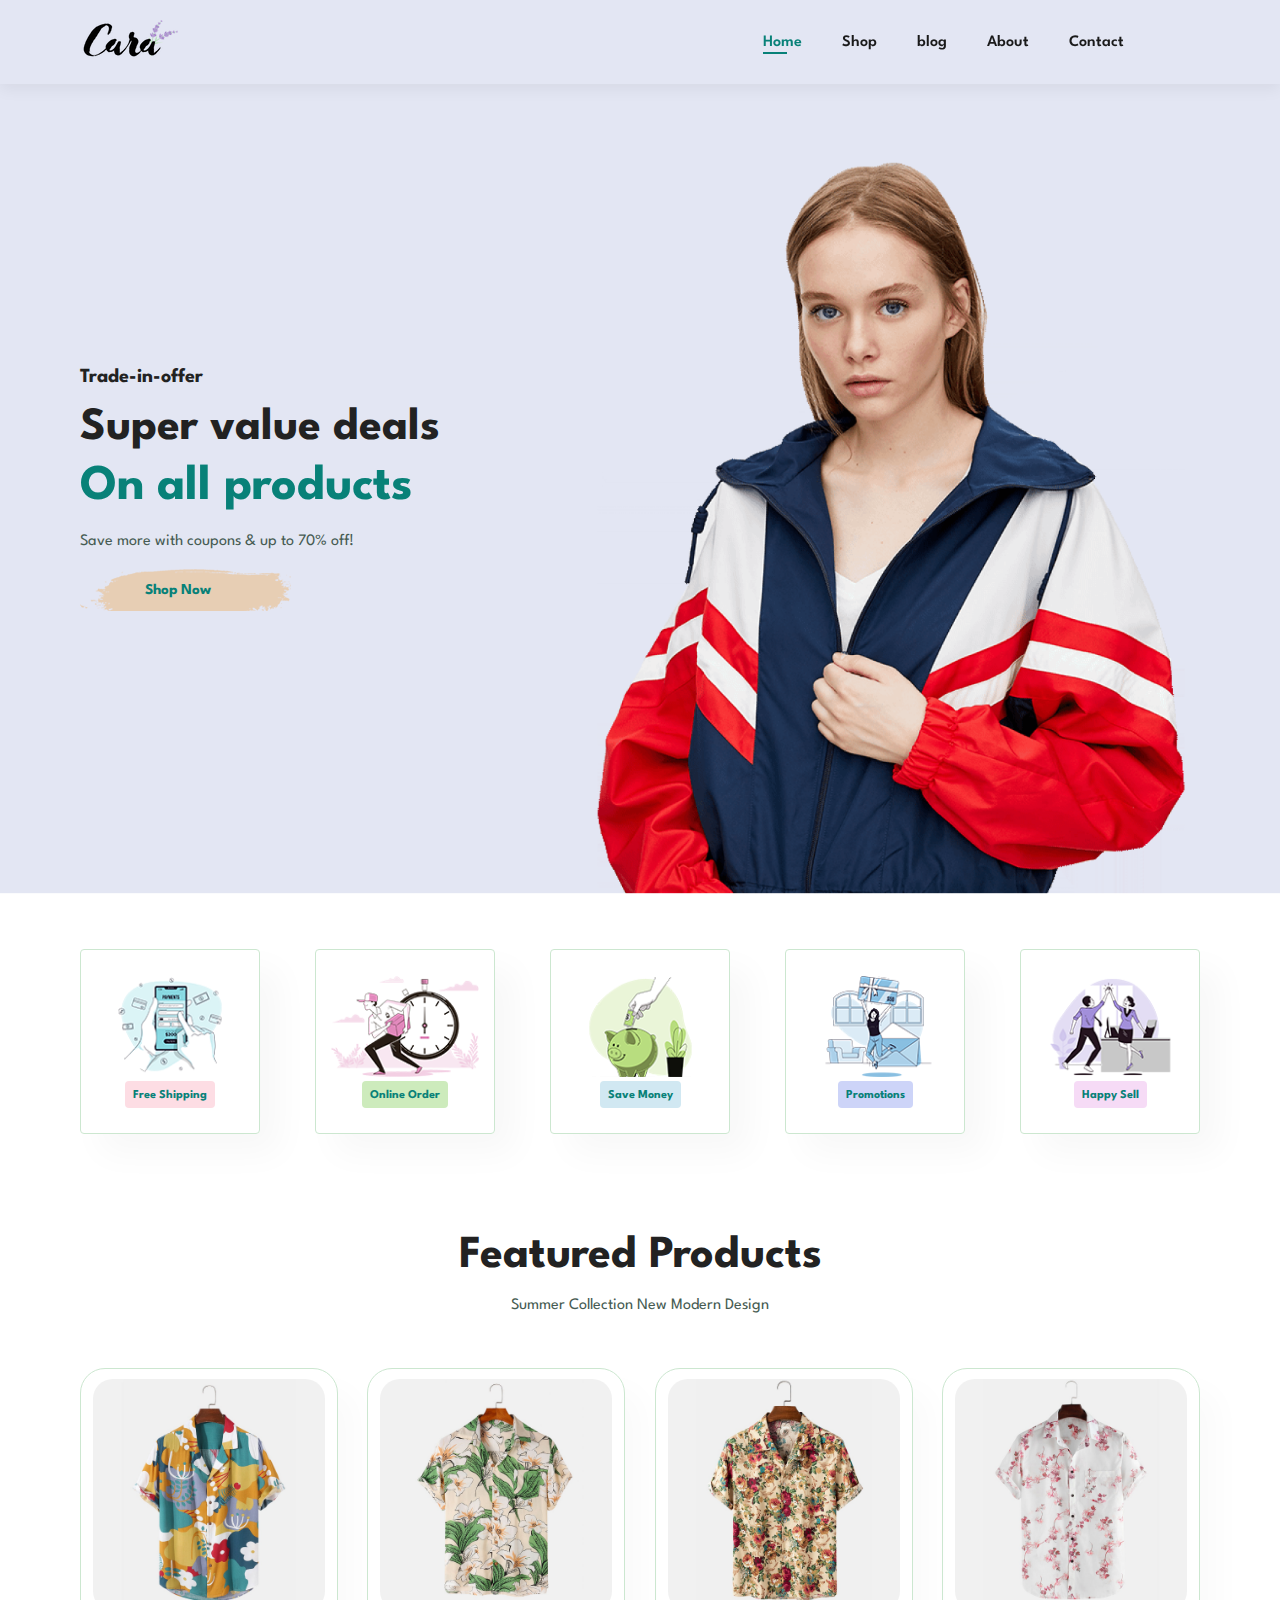
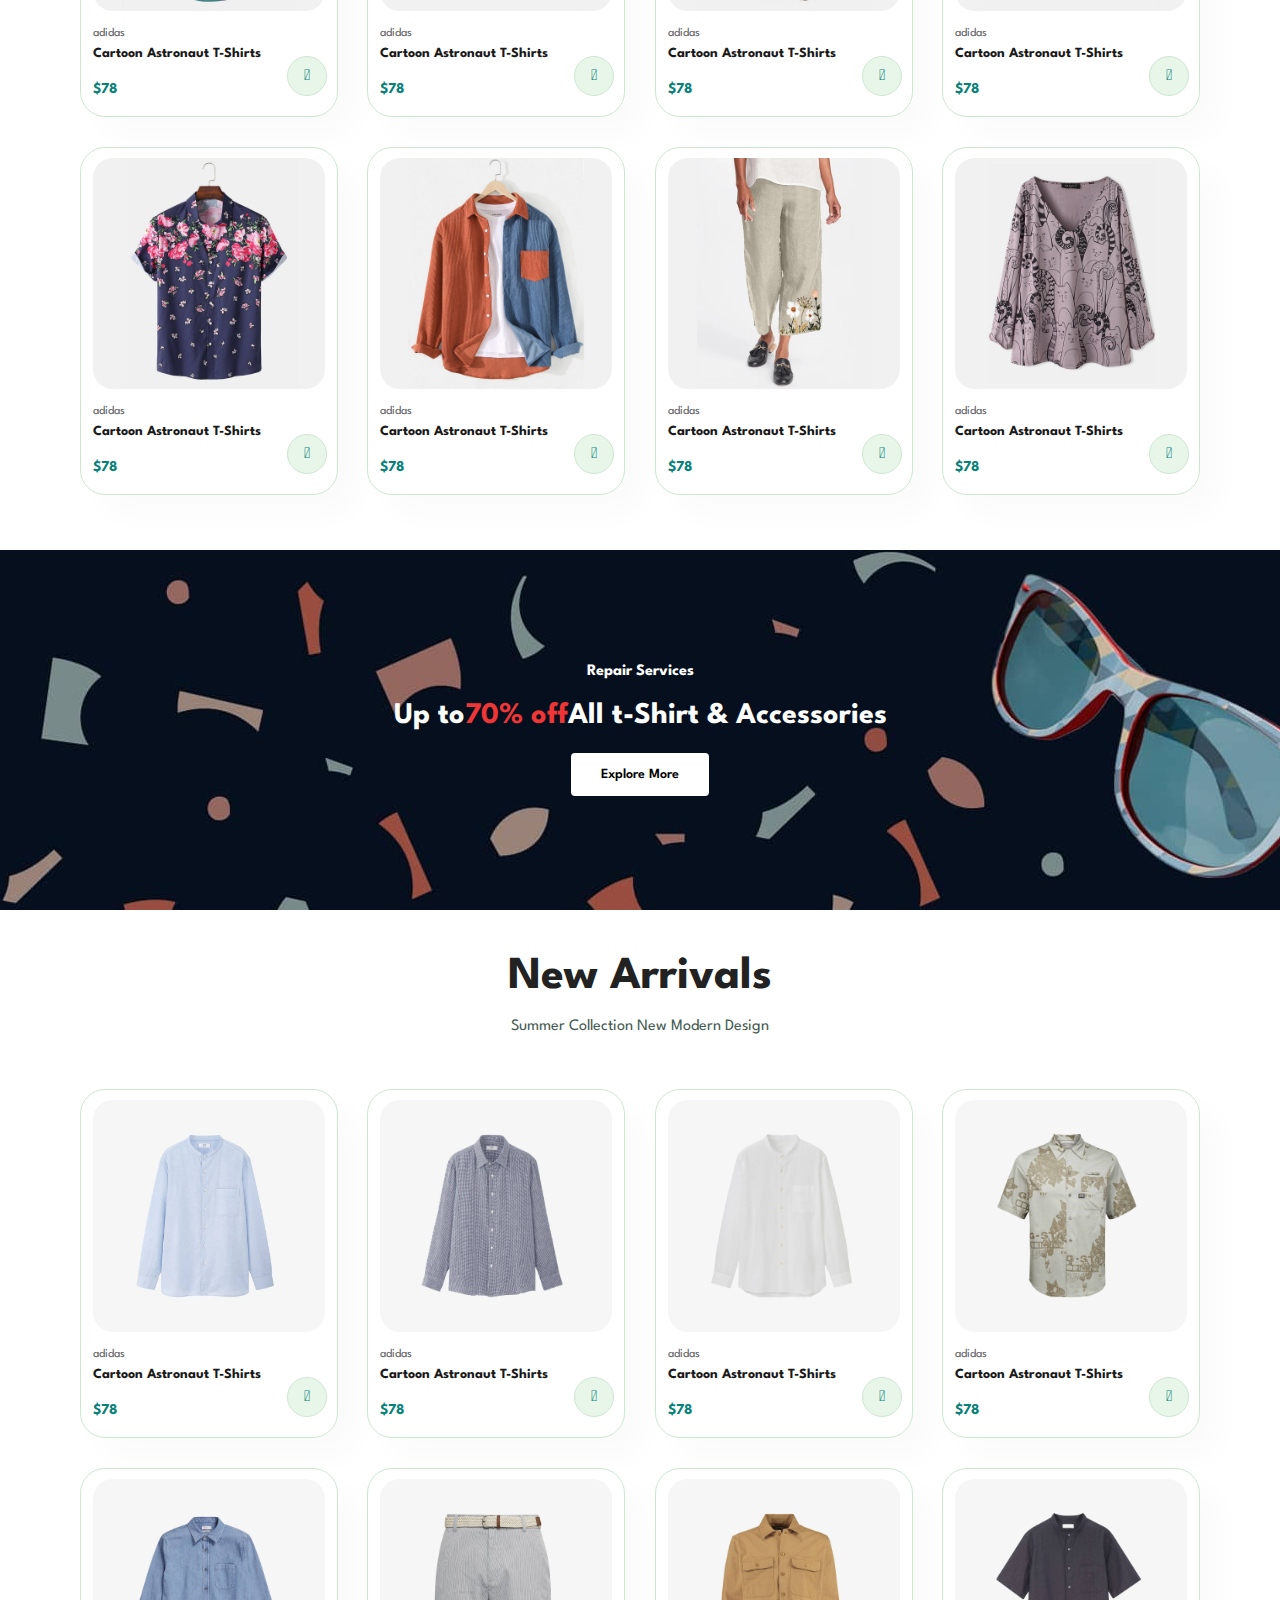
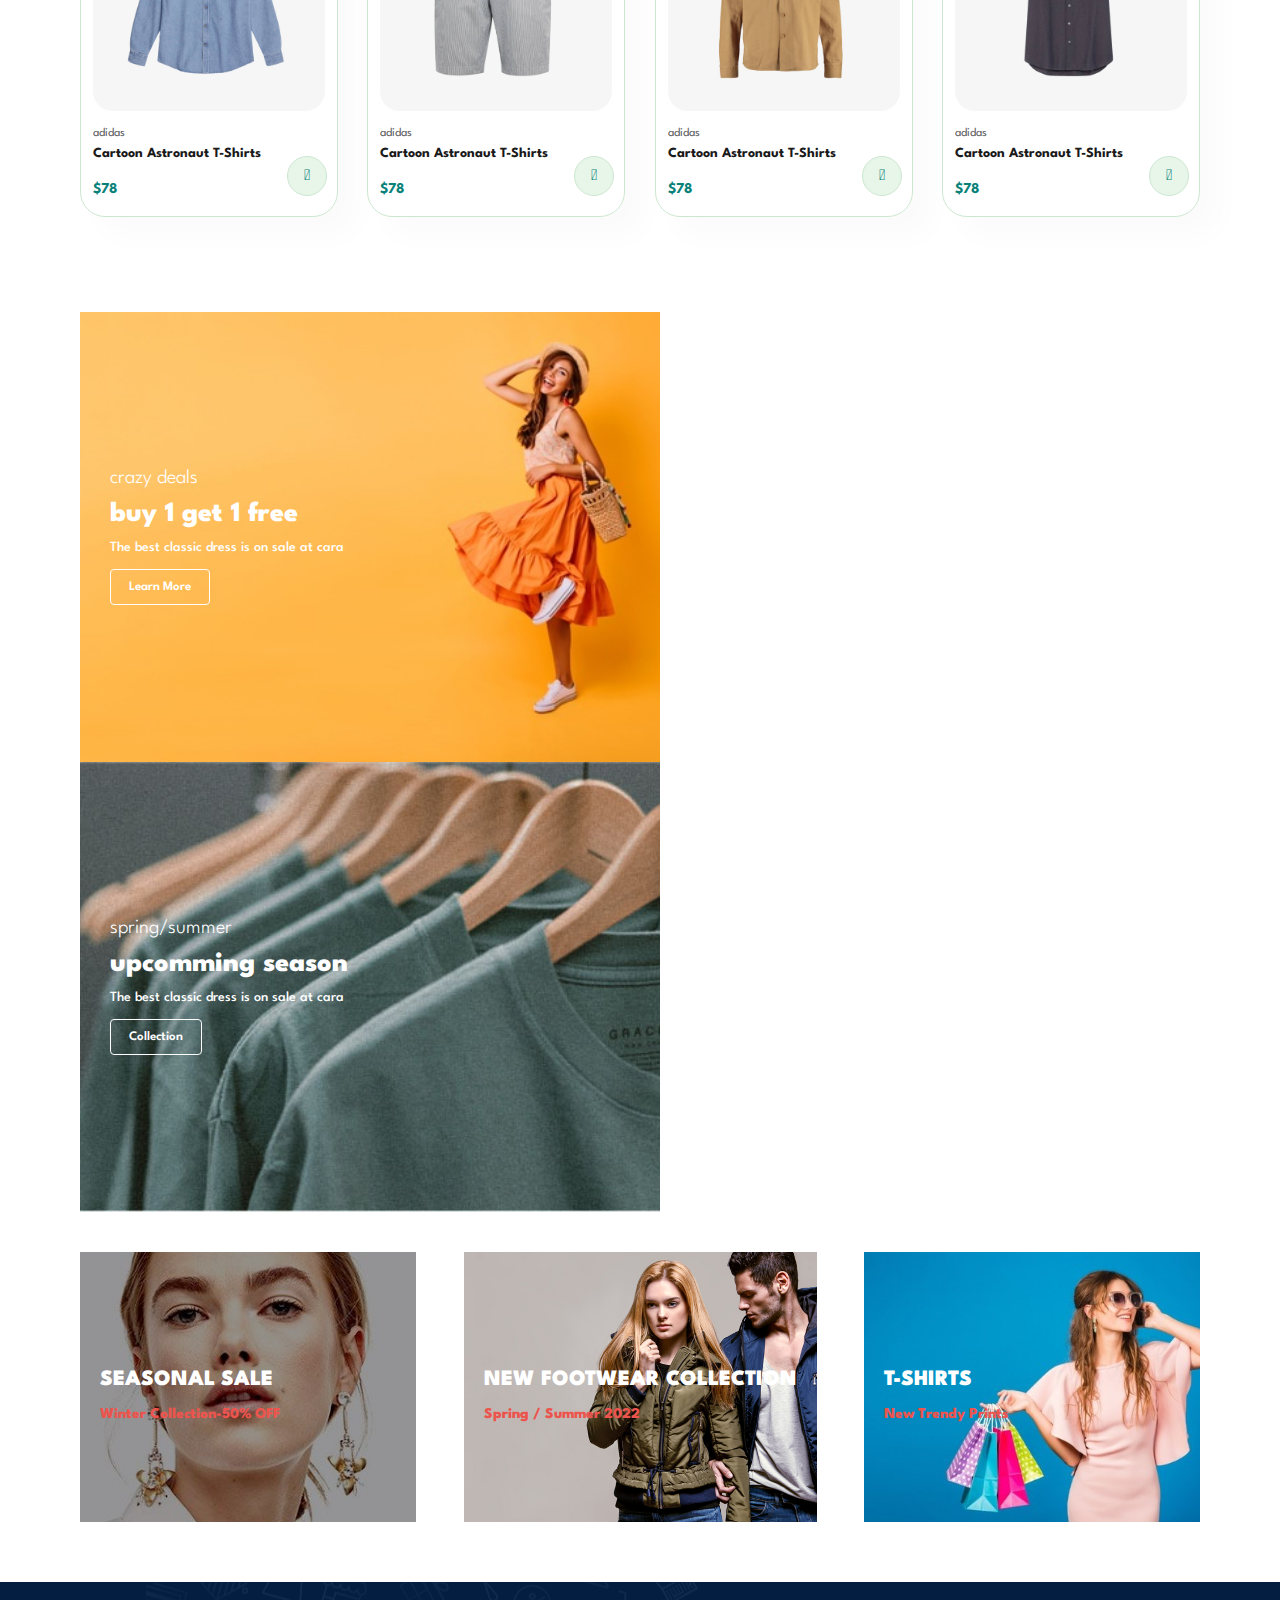
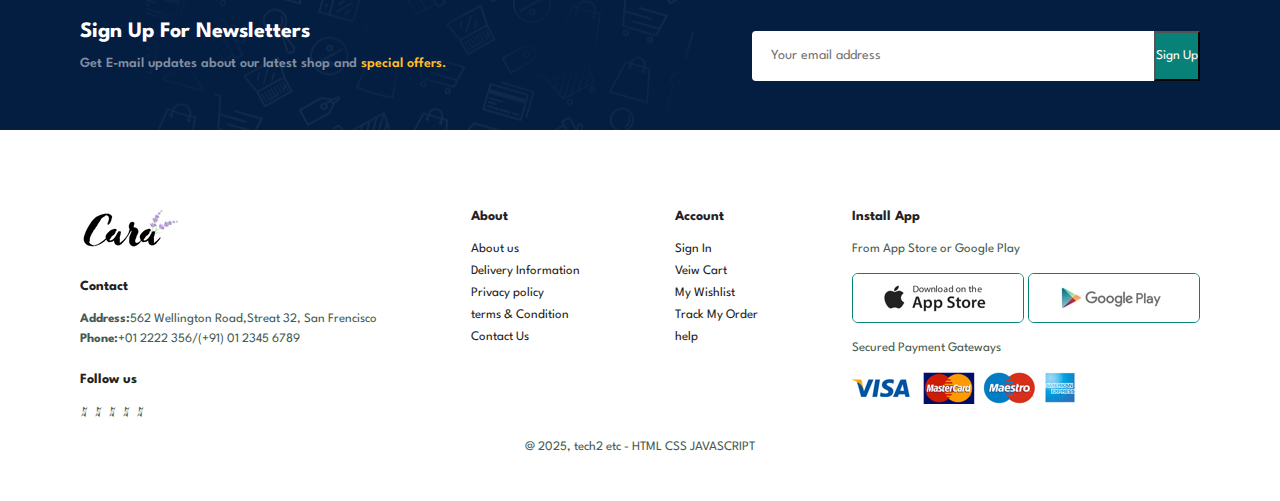
<file: index.html>
<!DOCTYPE html>
<html lang="en">

    <head>
        <meta charset="UTF-8">
        <meta http-equiv="X-UA-Compatible" content="IE=edge">
        <meta name="viewport" content="width=device-width, initial-scale=1.0">
        <title>Tech2etc Ecommerce Tutorial</title>
        <link rel="stylesheet" href="https://pro.fontawesome.com/releases/v5.10.0/css/all.css" />

        <link rel="stylesheet" href="style.css">
    </head>

    <body>

<section id="header">
    <a href="#"><img src="img/logo.png" class="logo" alt=""></a>
    <div>
    <ul id="navbar">
        <li><a class="active" href="index.html">Home</a></li>
        <li><a href="shop.html">Shop</a></li>
        <li><a href="blog.html">blog</a></li>
        <li><a href="about.html">About</a></li>
        <li><a href="contact.html">Contact</a></li>
        <li id="lg-bag"><a href="cart.html"><i class="far fa-shopping-bag"></i></a></li>
        <a href="#" id="close"><i class="far fa-times"></i></a>
    </ul>
    </div>
    <div id="mobile">
        <a href="cart.html"><i class="far fa-shopping-bag"></i></a>
        <i id="bar" class="fas fa-outdent"></i>
    </div>
</section>

<section id="hero">
    <h4>Trade-in-offer</h4>
    <h2>Super value deals</h2>
    <h1>On all products</h1>
    <p>Save more with coupons & up to 70% off!</p>
    <button>Shop Now</button>
</section>

<section id="feature" class="section-p1">
    <div class="fe-box">
     <img src="img/features/f1.png" alt="">
     <h6>Free Shipping</h6>
    </div>

     <div class="fe-box">
     <img src="img/features/f2.png" alt="">
     <h6>Online Order</h6>
    </div>

     <div class="fe-box">
     <img src="img/features/f3.png" alt="">
     <h6>Save Money</h6>
    </div>

     <div class="fe-box">
     <img src="img/features/f4.png" alt="">
     <h6>Promotions</h6>
    </div>

     <div class="fe-box">
     <img src="img/features/f5.png" alt="">
     <h6>Happy Sell</h6>
    </div>
</section>

<section id="product1" class="section-p1">
    <h2>Featured Products</h2>
    <p>Summer Collection New Modern Design  </p>
    <div class="pro-container">
        <div class="pro">
            <img src="img/products/f1.jpg" alt="">
            <div class="des">
                <span>adidas</span>
                <h5>Cartoon Astronaut T-Shirts</h5>
                <div class="star">
                    <i class="fas fa_star"></i>
                    <i class="fas fa_star"></i>
                    <i class="fas fa_star"></i>
                    <i class="fas fa_star"></i>
                    <i class="fas fa_star"></i>
                </div>
                <h4>$78</h4>
            </div>
            <a href="#"><i class="fal fa-shopping-cart cart"></i></a>
        </div>

        <div class="pro">
            <img src="img/products/f2.jpg" alt="">
            <div class="des">
                <span>adidas</span>
                <h5>Cartoon Astronaut T-Shirts</h5>
                <div class="star">
                    <i class="fas fa_star"></i>
                    <i class="fas fa_star"></i>
                    <i class="fas fa_star"></i>
                    <i class="fas fa_star"></i>
                    <i class="fas fa_star"></i>
                </div>
                <h4>$78</h4>
            </div>
            <a href="#"><i class="fal fa-shopping-cart cart"></i></a>
        </div>

        <div class="pro">
            <img src="img/products/f3.jpg" alt="">
            <div class="des">
                <span>adidas</span>
                <h5>Cartoon Astronaut T-Shirts</h5>
                <div class="star">
                    <i class="fas fa_star"></i>
                    <i class="fas fa_star"></i>
                    <i class="fas fa_star"></i>
                    <i class="fas fa_star"></i>
                    <i class="fas fa_star"></i>
                </div>
                <h4>$78</h4>
            </div>
            <a href="#"><i class="fal fa-shopping-cart cart"></i></a>
        </div>

        <div class="pro">
            <img src="img/products/f4.jpg" alt="">
            <div class="des">
                <span>adidas</span>
                <h5>Cartoon Astronaut T-Shirts</h5>
                <div class="star">
                    <i class="fas fa_star"></i>
                    <i class="fas fa_star"></i>
                    <i class="fas fa_star"></i>
                    <i class="fas fa_star"></i>
                    <i class="fas fa_star"></i>
                </div>
                <h4>$78</h4>
            </div>
            <a href="#"><i class="fal fa-shopping-cart cart"></i></a>
        </div>

        <div class="pro">
            <img src="img/products/f5.jpg" alt="">
            <div class="des">
                <span>adidas</span>
                <h5>Cartoon Astronaut T-Shirts</h5>
                <div class="star">
                    <i class="fas fa_star"></i>
                    <i class="fas fa_star"></i>
                    <i class="fas fa_star"></i>
                    <i class="fas fa_star"></i>
                    <i class="fas fa_star"></i>
                </div>
                <h4>$78</h4>
            </div>
            <a href="#"><i class="fal fa-shopping-cart cart"></i></a>
        </div>

        <div class="pro">
            <img src="img/products/f6.jpg" alt="">
            <div class="des">
                <span>adidas</span>
                <h5>Cartoon Astronaut T-Shirts</h5>
                <div class="star">
                    <i class="fas fa_star"></i>
                    <i class="fas fa_star"></i>
                    <i class="fas fa_star"></i>
                    <i class="fas fa_star"></i>
                    <i class="fas fa_star"></i>
                </div>
                <h4>$78</h4>
            </div>
            <a href="#"><i class="fal fa-shopping-cart cart"></i></a>
        </div>

        <div class="pro">
            <img src="img/products/f7.jpg" alt="">
            <div class="des">
                <span>adidas</span>
                <h5>Cartoon Astronaut T-Shirts</h5>
                <div class="star">
                    <i class="fas fa_star"></i>
                    <i class="fas fa_star"></i>
                    <i class="fas fa_star"></i>
                    <i class="fas fa_star"></i>
                    <i class="fas fa_star"></i>
                </div>
                <h4>$78</h4>
            </div>
            <a href="#"><i class="fal fa-shopping-cart cart"></i></a>
        </div>

        <div class="pro">
            <img src="img/products/f8.jpg" alt="">
            <div class="des">
                <span>adidas</span>
                <h5>Cartoon Astronaut T-Shirts</h5>
                <div class="star">
                    <i class="fas fa_star"></i>
                    <i class="fas fa_star"></i>
                    <i class="fas fa_star"></i>
                    <i class="fas fa_star"></i>
                    <i class="fas fa_star"></i>
                </div>
                <h4>$78</h4>
            </div>
            <a href="#"><i class="fal fa-shopping-cart cart"></i></a>
        </div>


    </div>
</section>

<section id="banner" classs="section-m1">
    <h4>Repair Services</h4>
    <h2>Up to<span>70% off</span>All t-Shirt & Accessories</h2>
    <button class="normal">Explore More</button>
</section>

<section id="product1" class="section-p1">
    <h2>New Arrivals</h2>
    <p>Summer Collection New Modern Design  </p>
    <div class="pro-container">
        <div class="pro">
            <img src="img/products/n1.jpg" alt="">
            <div class="des">
                <span>adidas</span>
                <h5>Cartoon Astronaut T-Shirts</h5>
                <div class="star">
                    <i class="fas fa_star"></i>
                    <i class="fas fa_star"></i>
                    <i class="fas fa_star"></i>
                    <i class="fas fa_star"></i>
                    <i class="fas fa_star"></i>
                </div>
                <h4>$78</h4>
            </div>
            <a href="#"><i class="fal fa-shopping-cart cart"></i></a>
        </div>

        <div class="pro">
            <img src="img/products/n2.jpg" alt="">
            <div class="des">
                <span>adidas</span>
                <h5>Cartoon Astronaut T-Shirts</h5>
                <div class="star">
                    <i class="fas fa_star"></i>
                    <i class="fas fa_star"></i>
                    <i class="fas fa_star"></i>
                    <i class="fas fa_star"></i>
                    <i class="fas fa_star"></i>
                </div>
                <h4>$78</h4>
            </div>
            <a href="#"><i class="fal fa-shopping-cart cart"></i></a>
        </div>

        <div class="pro">
            <img src="img/products/n3.jpg" alt="">
            <div class="des">
                <span>adidas</span>
                <h5>Cartoon Astronaut T-Shirts</h5>
                <div class="star">
                    <i class="fas fa_star"></i>
                    <i class="fas fa_star"></i>
                    <i class="fas fa_star"></i>
                    <i class="fas fa_star"></i>
                    <i class="fas fa_star"></i>
                </div>
                <h4>$78</h4>
            </div>
            <a href="#"><i class="fal fa-shopping-cart cart"></i></a>
        </div>

        <div class="pro">
            <img src="img/products/n4.jpg" alt="">
            <div class="des">
                <span>adidas</span>
                <h5>Cartoon Astronaut T-Shirts</h5>
                <div class="star">
                    <i class="fas fa_star"></i>
                    <i class="fas fa_star"></i>
                    <i class="fas fa_star"></i>
                    <i class="fas fa_star"></i>
                    <i class="fas fa_star"></i>
                </div>
                <h4>$78</h4>
            </div>
            <a href="#"><i class="fal fa-shopping-cart cart"></i></a>
        </div>

        <div class="pro">
            <img src="img/products/n5.jpg" alt="">
            <div class="des">
                <span>adidas</span>
                <h5>Cartoon Astronaut T-Shirts</h5>
                <div class="star">
                    <i class="fas fa_star"></i>
                    <i class="fas fa_star"></i>
                    <i class="fas fa_star"></i>
                    <i class="fas fa_star"></i>
                    <i class="fas fa_star"></i>
                </div>
                <h4>$78</h4>
            </div>
            <a href="#"><i class="fal fa-shopping-cart cart"></i></a>
        </div>

        <div class="pro">
            <img src="img/products/n6.jpg" alt="">
            <div class="des">
                <span>adidas</span>
                <h5>Cartoon Astronaut T-Shirts</h5>
                <div class="star">
                    <i class="fas fa_star"></i>
                    <i class="fas fa_star"></i>
                    <i class="fas fa_star"></i>
                    <i class="fas fa_star"></i>
                    <i class="fas fa_star"></i>
                </div>
                <h4>$78</h4>
            </div>
            <a href="#"><i class="fal fa-shopping-cart cart"></i></a>
        </div>

        <div class="pro">
            <img src="img/products/n7.jpg" alt="">
            <div class="des">
                <span>adidas</span>
                <h5>Cartoon Astronaut T-Shirts</h5>
                <div class="star">
                    <i class="fas fa_star"></i>
                    <i class="fas fa_star"></i>
                    <i class="fas fa_star"></i>
                    <i class="fas fa_star"></i>
                    <i class="fas fa_star"></i>
                </div>
                <h4>$78</h4>
            </div>
            <a href="#"><i class="fal fa-shopping-cart cart"></i></a>
        </div>

        <div class="pro">
            <img src="img/products/n8.jpg" alt="">
            <div class="des">
                <span>adidas</span>
                <h5>Cartoon Astronaut T-Shirts</h5>
                <div class="star">
                    <i class="fas fa_star"></i>
                    <i class="fas fa_star"></i>
                    <i class="fas fa_star"></i>
                    <i class="fas fa_star"></i>
                    <i class="fas fa_star"></i>
                </div>
                <h4>$78</h4>
            </div>
            <a href="#"><i class="fal fa-shopping-cart cart"></i></a>
        </div>


    </div>
</section>

<section id="sm-banner" class="section-p1">
    <div class="banner-box">
        <h4>crazy deals</h4>
        <h2>buy 1 get 1 free</h2>
        <span>The best classic dress is on sale at cara</span>
        <button class="white">Learn More</button>
    </div>

    <div class="banner-box banner-box2">
        <h4>spring/summer</h4>
        <h2>upcomming season</h2>
        <span>The best classic dress is on sale at cara</span>
        <button class="white">Collection</button>
    </div>

</section>

<section id="banner3">
    <div class="banner-box">
        <h2>SEASONAL SALE</h2>
        <h3>Winter Collection-50% OFF</h3>
    </div>

    <div class="banner-box banner-box2">
        <h2>NEW FOOTWEAR COLLECTION</h2>
        <h3>Spring / Summer 2022</h3>
    </div>

    <div class="banner-box banner-box3">
        <h2>T-SHIRTS</h2>
        <h3>New Trendy Prints</h3>
    </div>

 </section>

 <section id="newsletter" class="section-p1 section-m1">
    <div class="newstext">
        <h4>Sign Up For Newsletters</h4>
        <p>Get E-mail updates about our latest shop and <span>special offers.</span></p>
    </div>
    <div class="form">
        <input type="text" placeholder="Your email address">
        <button>Sign Up</button>
    </div>
 </section>

 <footer class="section-p1">
    <div class="col">
        <img  class="logo" src="img/logo.png" alt="">
        <h4>Contact</h4>
        <p><strong>Address:</strong>562 Wellington Road,Streat 32, San Frencisco</p>
        <p><strong>Phone:</strong>+01 2222 356/(+91) 01 2345 6789</p>
        <div class="follow">
            <h4>Follow us</h4>
            <div class="icon">
                <i class="feb fa-facebook-f"></i>
                <i class="feb fa-twitter"></i>
                <i class="feb fa-instagram"></i>
                <i class="feb fa-pinterest-p"></i>
                <i class="feb fa-youtube"></i>
            </div>
        </div>
    </div>

    <div class="col">
        <h4>About</h4>
        <a href="#">About us</a>
        <a href="#">Delivery Information</a>
        <a href="#">Privacy policy</a>
        <a href="#">terms & Condition</a>
        <a href="#">Contact Us</a>
    </div>

    <div class="col">
        <h4>Account</h4>
        <a href="#">Sign In</a>
        <a href="#">Veiw Cart</a>
        <a href="#">My Wishlist</a>
        <a href="#">Track My Order</a>
        <a href="#">help</a>
    </div>

    <div class="col install">
        <h4>Install App</h4>
        <p>From App Store or Google Play</p>
        <div class="row">
            <img src="img/pay/app.jpg" alt="">
            <img src="img/pay/play.jpg" alt="">
        </div>
        <p>Secured Payment Gateways</p>
        <img src="img/pay/pay.png" alt="">
    </div>

    <div class="copyright">
        <p>@ 2025, tech2 etc - HTML CSS JAVASCRIPT</p>
    </div>
 </footer>


        <script src="script.js"></script>
    </body>

</html>
</file>
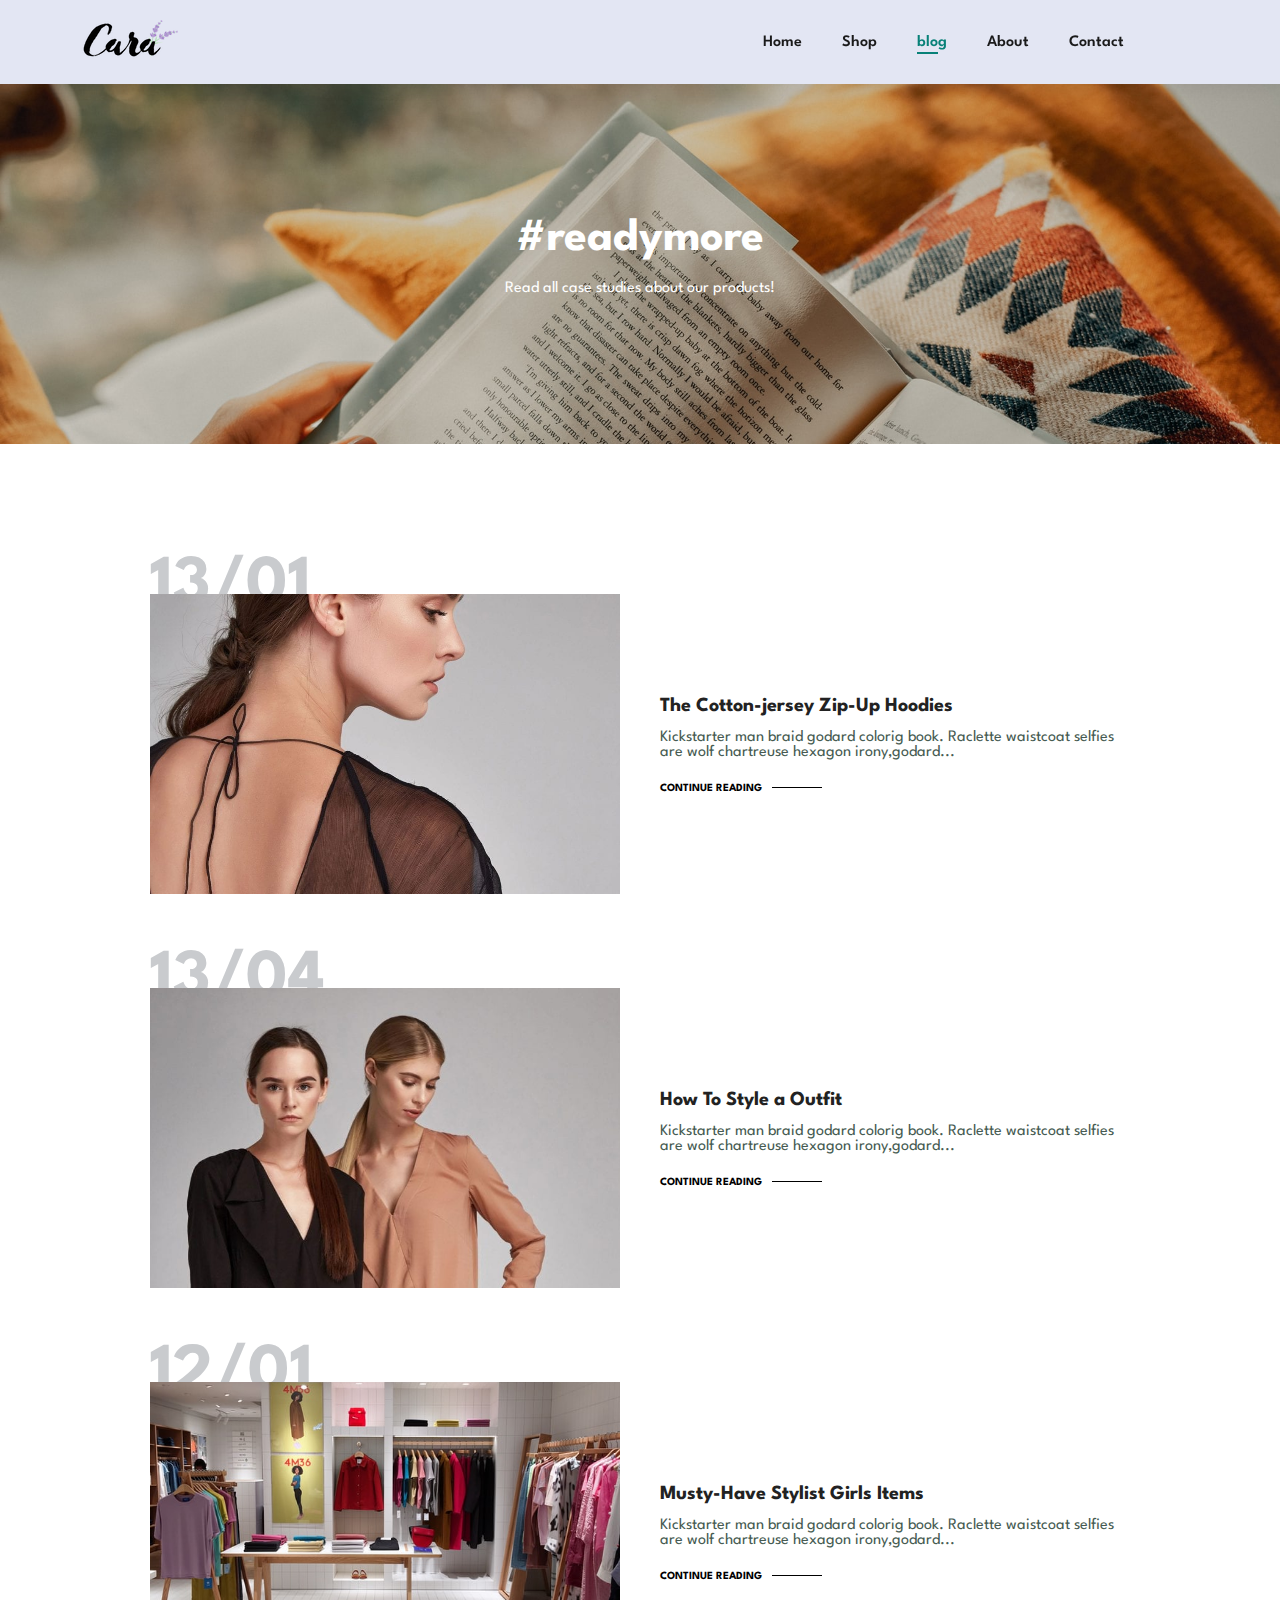
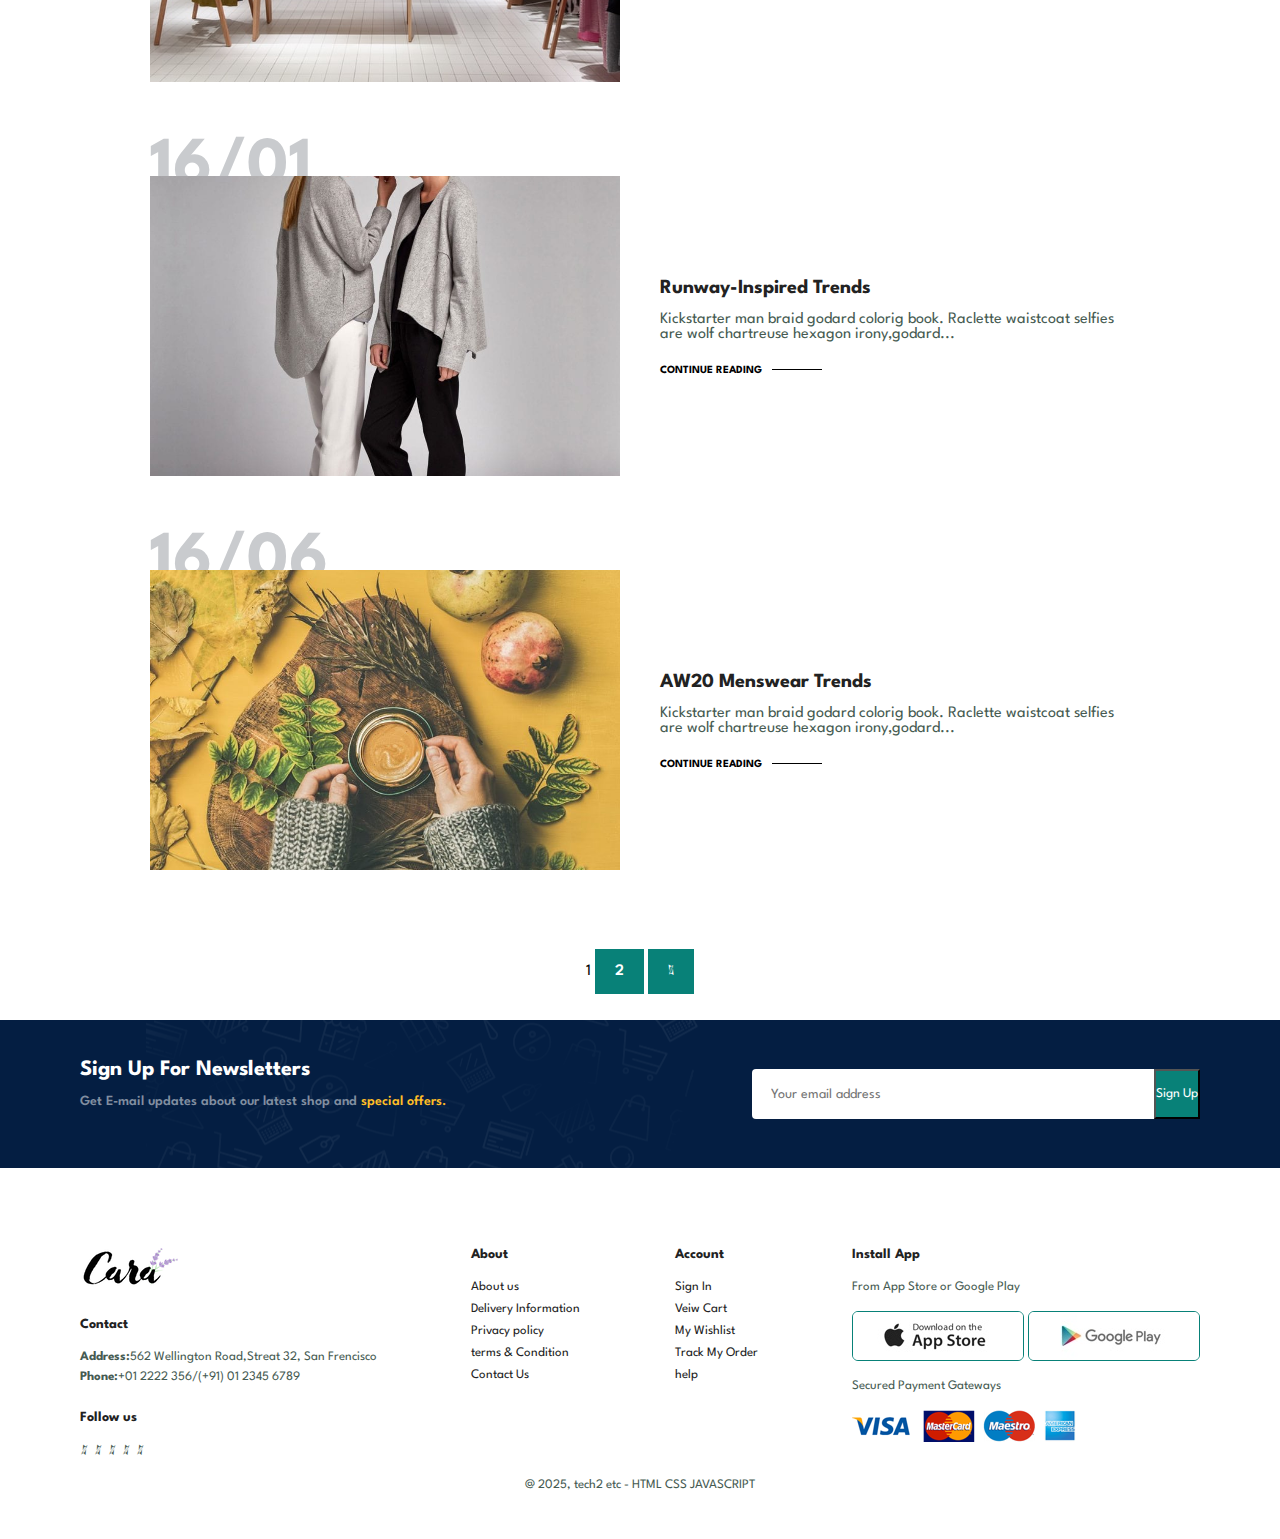
<file: blog.html>
<!-- <!DOCTYPE html>
<html lang="en">

    <head>
        <meta charset="UTF-8">
        <meta http-equiv="X-UA-Compatible" content="IE=edge">
        <meta name="viewport" content="width=device-width, initial-scale=1.0">
        <title>Tech2etc Ecommerce Tutorial</title>
        <link rel="stylesheet" href="https://pro.fontawesome.com/releases/v5.10.0/css/all.css" />

        <link rel="stylesheet" href="style.css">
    </head>

    <body>

        <script src="script.js"></script>
    </body>

</html> -->
<!DOCTYPE html>
<html lang="en">

    <head>
        <meta charset="UTF-8">
        <meta http-equiv="X-UA-Compatible" content="IE=edge">
        <meta name="viewport" content="width=device-width, initial-scale=1.0">
        <title>Tech2etc Ecommerce Tutorial</title>
        <link rel="stylesheet" href="https://pro.fontawesome.com/releases/v5.10.0/css/all.css" />

        <link rel="stylesheet" href="style.css">
    </head>

    <body>

<section id="header">
    <a href="#"><img src="img/logo.png" class="logo" alt=""></a>
    <div>
    <ul id="navbar">
        <li><a  href="index.html">Home</a></li>
        <li><a  href="shop.html">Shop</a></li>
        <li><a class="active" href="blog.html">blog</a></li>
        <li><a href="about.html">About</a></li>
        <li><a href="contact.html">Contact</a></li>
        <li id="lg-bag"><a href="cart.html"><i class="far fa-shopping-bag"></i></a></li>
        <a href="#" id="close"><i class="far fa-times"></i></a>
    </ul>
    </div>
    <div id="mobile">
        <a href="cart.html"><i class="far fa-shopping-bag"></i></a>
        <i id="bar" class="fas fa-outdent"></i>
    </div>
</section>

<section id="page-header" class="blog-header">
    <h2>#readymore</h2>
    <p>Read all case studies about our products!</p>
</section>

<section id="blog">
<div class="blog-box">
    <div class="blog-img">
    <img src="img/blog/b1.jpg" alt="">
</div>
<div class="blog-details">
    <h4>The Cotton-jersey Zip-Up Hoodies</h4>
    <p>Kickstarter man braid godard colorig book. Raclette waistcoat selfies are wolf chartreuse hexagon irony,godard...</p>
    <a href="#">CONTINUE READING</a>
</div>
<h1>13/01</h1>
</div>

<div class="blog-box">
    <div class="blog-img">
    <img src="img/blog/b2.jpg" alt="">
</div>
<div class="blog-details">
    <h4>How To Style a Outfit</h4>
    <p>Kickstarter man braid godard colorig book. Raclette waistcoat selfies are wolf chartreuse hexagon irony,godard...</p>
    <a href="#">CONTINUE READING</a>
</div>
<h1>13/04</h1>
</div>

<div class="blog-box">
    <div class="blog-img">
    <img src="img/blog/b3.jpg" alt="">
</div>
<div class="blog-details">
    <h4>Musty-Have Stylist Girls Items</h4>
    <p>Kickstarter man braid godard colorig book. Raclette waistcoat selfies are wolf chartreuse hexagon irony,godard...</p>
    <a href="#">CONTINUE READING</a>
</div>
<h1>12/01</h1>
</div>

<div class="blog-box">
    <div class="blog-img">
    <img src="img/blog/b4.jpg" alt="">
</div>
<div class="blog-details">
    <h4>Runway-Inspired Trends</h4>
    <p>Kickstarter man braid godard colorig book. Raclette waistcoat selfies are wolf chartreuse hexagon irony,godard...</p>
    <a href="#">CONTINUE READING</a>
</div>
<h1>16/01</h1>
</div>

<div class="blog-box">
    <div class="blog-img">
    <img src="img/blog/b6.jpg" alt="">
</div>
<div class="blog-details">
    <h4>AW20 Menswear Trends</h4>
    <p>Kickstarter man braid godard colorig book. Raclette waistcoat selfies are wolf chartreuse hexagon irony,godard...</p>
    <a href="#">CONTINUE READING</a>
</div>
<h1>16/06</h1>
</div>

</section>

<section id="pagination" class="section-p1>
    <a href="#">1</a>
     <a href="#">2</a>
      <a href="#"><i class="fal fa-long-arrow-alt-right"></i></a>
</section>

 <section id="newsletter" class="section-p1 section-m1">
    <div class="newstext">
        <h4>Sign Up For Newsletters</h4>
        <p>Get E-mail updates about our latest shop and <span>special offers.</span></p>
    </div>
    <div class="form">
        <input type="text" placeholder="Your email address">
        <button>Sign Up</button>
    </div>
 </section>

 <footer class="section-p1">
    <div class="col">
        <img  class="logo" src="img/logo.png" alt="">
        <h4>Contact</h4>
        <p><strong>Address:</strong>562 Wellington Road,Streat 32, San Frencisco</p>
        <p><strong>Phone:</strong>+01 2222 356/(+91) 01 2345 6789</p>
        <div class="follow">
            <h4>Follow us</h4>
            <div class="icon">
                <i class="feb fa-facebook-f"></i>
                <i class="feb fa-twitter"></i>
                <i class="feb fa-instagram"></i>
                <i class="feb fa-pinterest-p"></i>
                <i class="feb fa-youtube"></i>
            </div>
        </div>
    </div>

    <div class="col">
        <h4>About</h4>
        <a href="#">About us</a>
        <a href="#">Delivery Information</a>
        <a href="#">Privacy policy</a>
        <a href="#">terms & Condition</a>
        <a href="#">Contact Us</a>
    </div>

    <div class="col">
        <h4>Account</h4>
        <a href="#">Sign In</a>
        <a href="#">Veiw Cart</a>
        <a href="#">My Wishlist</a>
        <a href="#">Track My Order</a>
        <a href="#">help</a>
    </div>

    <div class="col install">
        <h4>Install App</h4>
        <p>From App Store or Google Play</p>
        <div class="row">
            <img src="img/pay/app.jpg" alt="">
            <img src="img/pay/play.jpg" alt="">
        </div>
        <p>Secured Payment Gateways</p>
        <img src="img/pay/pay.png" alt="">
    </div>

    <div class="copyright">
        <p>@ 2025, tech2 etc - HTML CSS JAVASCRIPT</p>
    </div>
 </footer>


        <script src="script.js"></script>
    </body>

</html>
</file>
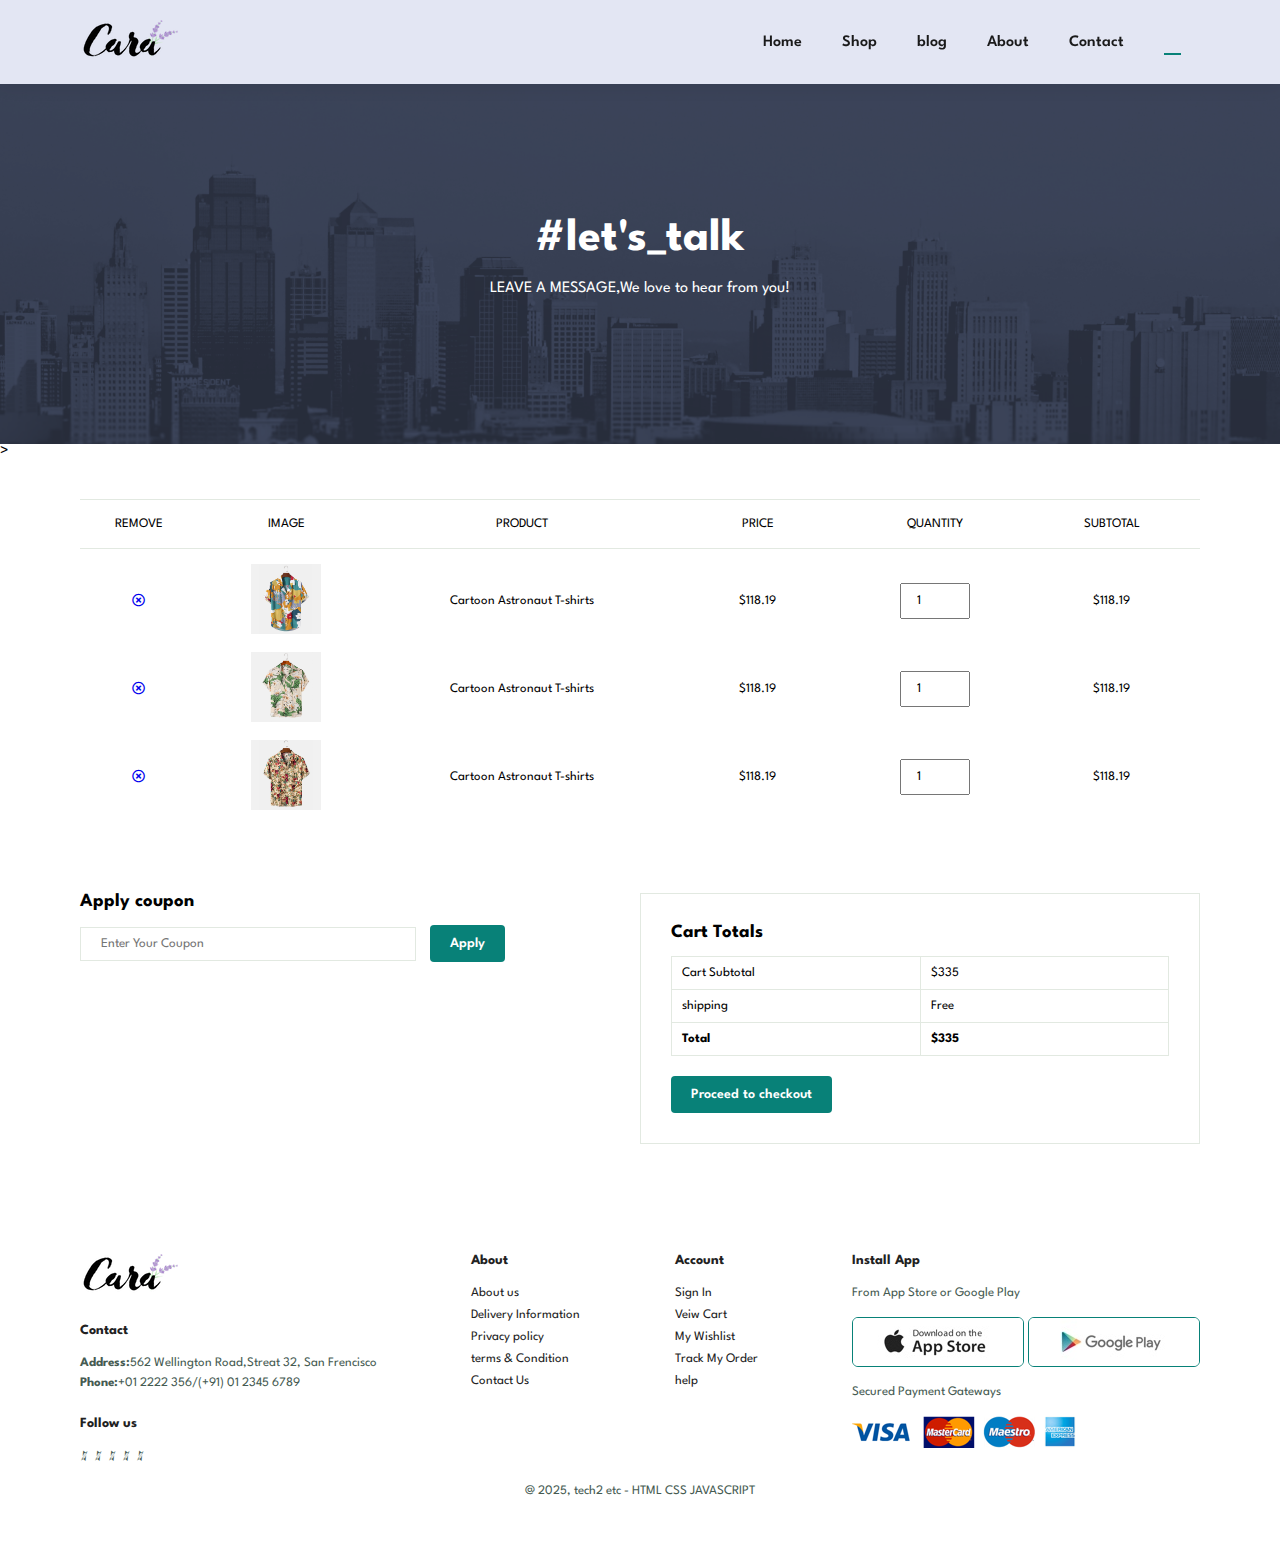
<file: cart.html>
<!-- <!DOCTYPE html>
<html lang="en">

    <head>
        <meta charset="UTF-8">
        <meta http-equiv="X-UA-Compatible" content="IE=edge">
        <meta name="viewport" content="width=device-width, initial-scale=1.0">
        <title>Document</title>

        <link rel="stylesheet" href="https://pro.fontawesome.com/releases/v5.10.0/css/all.css" />

        <link rel="stylesheet" href="style.css">
    </head>

    <body>


        <script src="script.js"></script>

    </body>

</html> -->
<!DOCTYPE html>
<html lang="en">

    <head>
        <meta charset="UTF-8">
        <meta http-equiv="X-UA-Compatible" content="IE=edge">
        <meta name="viewport" content="width=device-width, initial-scale=1.0">
        <title>Tech2etc Ecommerce Tutorial</title>
        <link rel="stylesheet" href="https://pro.fontawesome.com/releases/v5.10.0/css/all.css" />

        <link rel="stylesheet" href="style.css">
    </head>

    <body>

<section id="header">
    <a href="#"><img src="img/logo.png" class="logo" alt=""></a>
    <div>
    <ul id="navbar">
        <li><a  href="index.html">Home</a></li>
        <li><a  href="shop.html">Shop</a></li>
        <li><a  href="blog.html">blog</a></li>
        <li><a  href="about.html">About</a></li>
        <li><a  href="contact.html">Contact</a></li>
        <li id="lg-bag"><a class="active" href="cart.html"><i class="far fa-shopping-bag"></i></a></li>
        <a href="#" id="close"><i class="far fa-times"></i></a>
    </ul>
    </div>
    <div id="mobile">
        <a href="cart.html"><i class="far fa-shopping-bag"></i></a>
        <i id="bar" class="fas fa-outdent"></i>
    </div>
</section>

<section id="page-header" class="about-header">
    <h2>#let's_talk</h2>
    <p>LEAVE A MESSAGE,We love to hear from you! </p>
</section>

><section id="cart" class="section-p1">
    <table width="100%">
        <thead>
            <tr>
                <td>Remove</td>
                <td>Image</td>
                <td>Product</td>
                <td>Price</td>
                <td>Quantity</td>
                <td>Subtotal</td>
            </tr>
        </thead>
        <tbody>
            <tr>
                <td><a href="#"><i class="far fa-times-circle"></i></a></td>
                <td><img src="img/products/f1.jpg" alt=""></td>
                <td>Cartoon Astronaut T-shirts</td>
                <td>$118.19</td>
                <td><input type="number" value="1"></td>
                <td>$118.19</td>
            </tr>

            <tr>
                <td><a href="#"><i class="far fa-times-circle"></i></a></td>
                <td><img src="img/products/f2.jpg" alt=""></td>
                <td>Cartoon Astronaut T-shirts</td>
                <td>$118.19</td>
                <td><input type="number" value="1"></td>
                <td>$118.19</td>
            </tr>

            <tr>
                <td><a href="#"><i class="far fa-times-circle"></i></a></td>
                <td><img src="img/products/f3.jpg" alt=""></td>
                <td>Cartoon Astronaut T-shirts</td>
                <td>$118.19</td>
                <td><input type="number" value="1"></td>
                <td>$118.19</td>
            </tr>
        </tbody>
    </table>
</section>

<section id="cart-add" class="section-p1">
    <div id="coupon">
        <h3>Apply coupon</h3>
        <div>
            <input type="text" placeholder="Enter Your Coupon">
            <button class="normal">Apply</button>
        </div>
    </div>

    <div id="subtotal">
        <h3>Cart Totals</h3>
        <table>
            <tr>
                <td>Cart Subtotal</td>
                <td>$335</td>
            </tr>
            <tr>
                <td>shipping</td>
                <td>Free</td>
            </tr>
            <tr>
                <td><strong>Total</strong></td>
                <td><strong>$335</strong></td>
            </tr>
        </table>
        <button class="normal">Proceed to checkout</button>
    </div>
</section>

 <footer class="section-p1">
    <div class="col">
        <img  class="logo" src="img/logo.png" alt="">
        <h4>Contact</h4>
        <p><strong>Address:</strong>562 Wellington Road,Streat 32, San Frencisco</p>
        <p><strong>Phone:</strong>+01 2222 356/(+91) 01 2345 6789</p>
        <div class="follow">
            <h4>Follow us</h4>
            <div class="icon">
                <i class="feb fa-facebook-f"></i>
                <i class="feb fa-twitter"></i>
                <i class="feb fa-instagram"></i>
                <i class="feb fa-pinterest-p"></i>
                <i class="feb fa-youtube"></i>
            </div>
        </div>
    </div>

    <div class="col">
        <h4>About</h4>
        <a href="#">About us</a>
        <a href="#">Delivery Information</a>
        <a href="#">Privacy policy</a>
        <a href="#">terms & Condition</a>
        <a href="#">Contact Us</a>
    </div>

    <div class="col">
        <h4>Account</h4>
        <a href="#">Sign In</a>
        <a href="#">Veiw Cart</a>
        <a href="#">My Wishlist</a>
        <a href="#">Track My Order</a>
        <a href="#">help</a>
    </div>

    <div class="col install">
        <h4>Install App</h4>
        <p>From App Store or Google Play</p>
        <div class="row">
            <img src="img/pay/app.jpg" alt="">
            <img src="img/pay/play.jpg" alt="">
        </div>
        <p>Secured Payment Gateways</p>
        <img src="img/pay/pay.png" alt="">
    </div>

    <div class="copyright">
        <p>@ 2025, tech2 etc - HTML CSS JAVASCRIPT</p>
    </div>
 </footer>


        <script src="script.js"></script>
    </body>

</html>
</file>
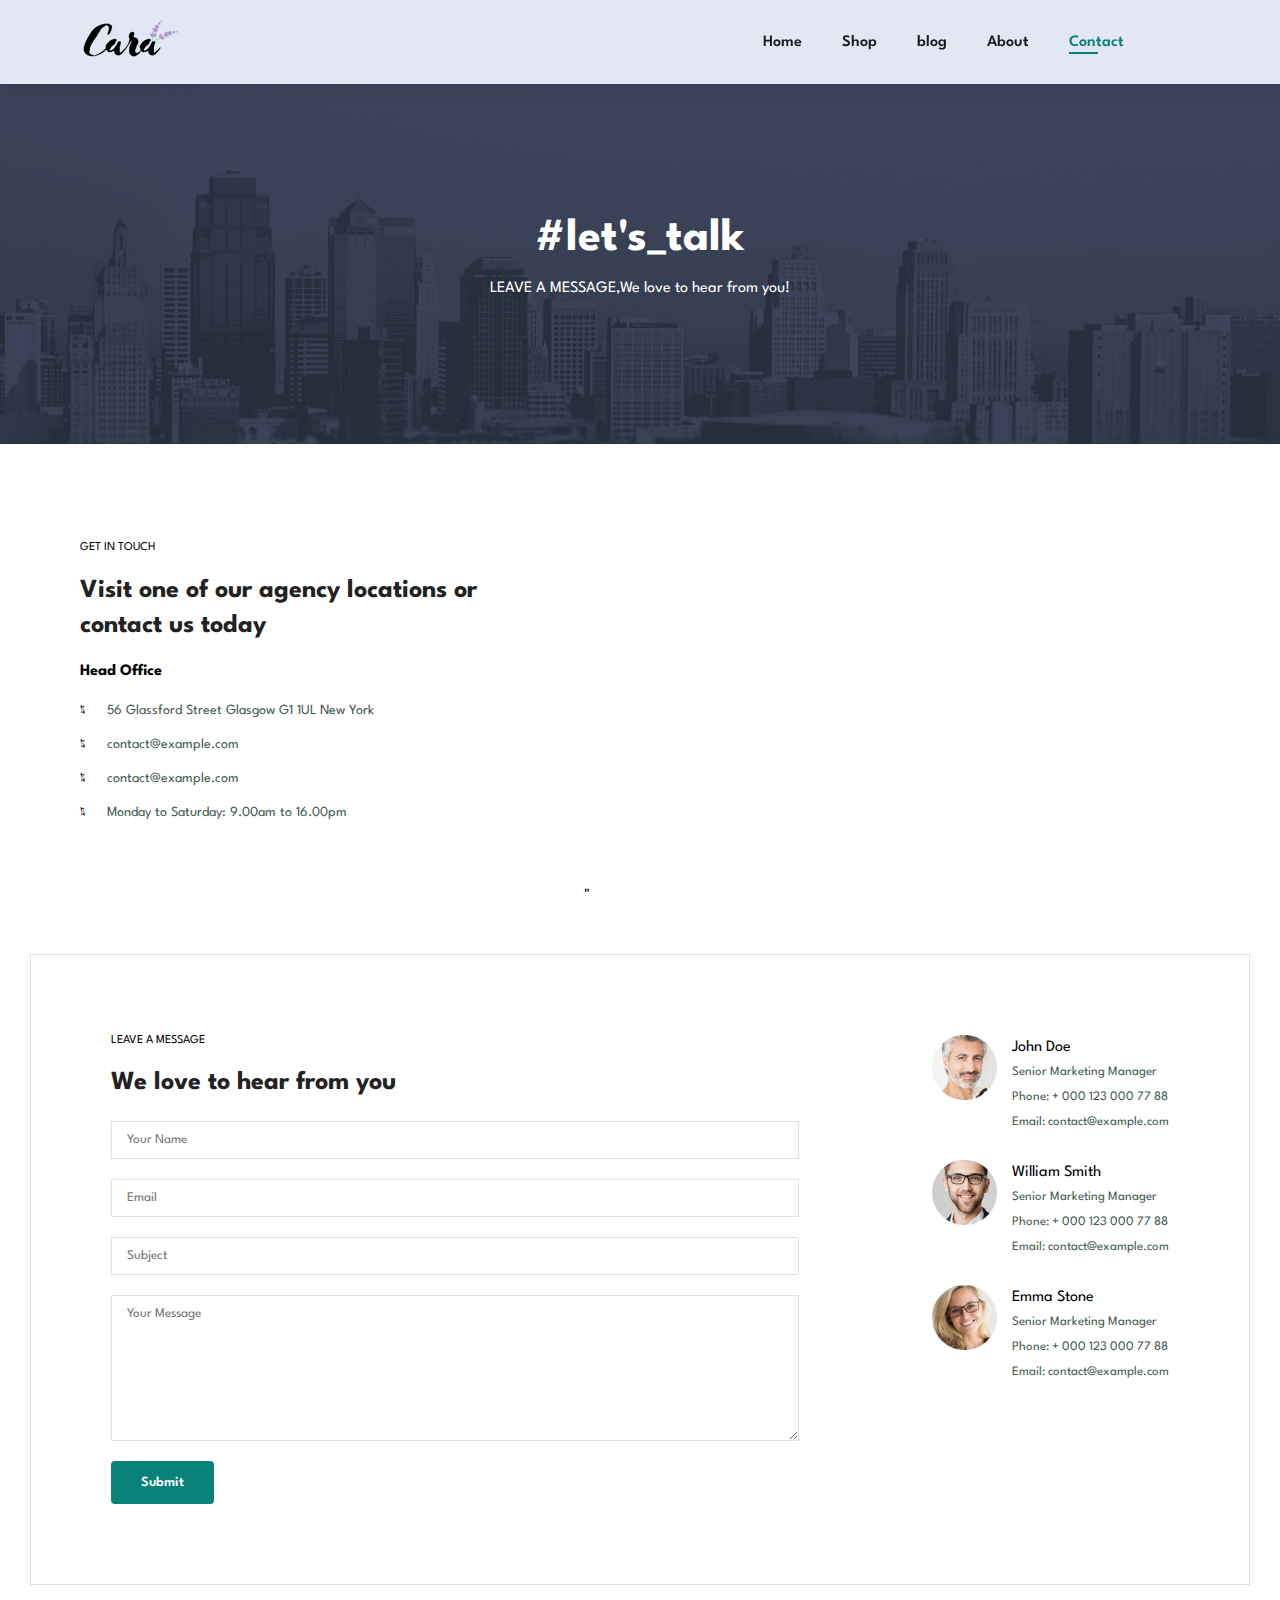
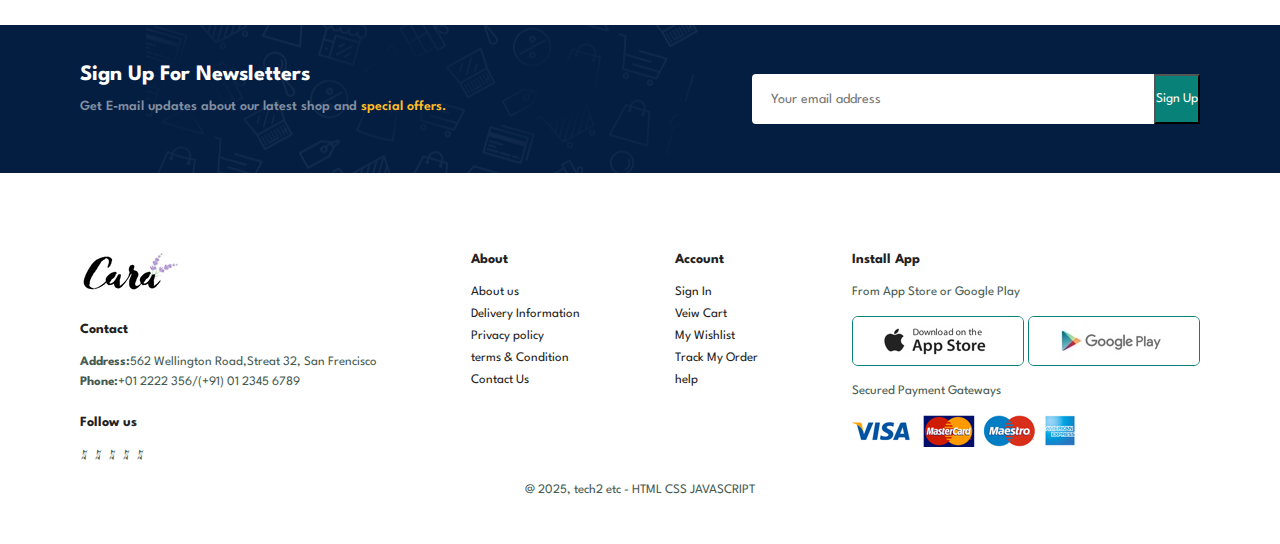
<file: contact.html>
<!-- <!DOCTYPE html>
<html lang="en">

    <head>
        <meta charset="UTF-8">
        <meta http-equiv="X-UA-Compatible" content="IE=edge">
        <meta name="viewport" content="width=device-width, initial-scale=1.0">
        <title>Document</title>

        <link rel="stylesheet" href="https://pro.fontawesome.com/releases/v5.10.0/css/all.css" />

        <link rel="stylesheet" href="style.css">
    </head>

    <body>


        <script src="script.js"></script>

    </body>

</html> -->
<!DOCTYPE html>
<html lang="en">

    <head>
        <meta charset="UTF-8">
        <meta http-equiv="X-UA-Compatible" content="IE=edge">
        <meta name="viewport" content="width=device-width, initial-scale=1.0">
        <title>Tech2etc Ecommerce Tutorial</title>
        <link rel="stylesheet" href="https://pro.fontawesome.com/releases/v5.10.0/css/all.css" />

        <link rel="stylesheet" href="style.css">
    </head>

    <body>

<section id="header">
    <a href="#"><img src="img/logo.png" class="logo" alt=""></a>
    <div>
    <ul id="navbar">
        <li><a  href="index.html">Home</a></li>
        <li><a  href="shop.html">Shop</a></li>
        <li><a  href="blog.html">blog</a></li>
        <li><a  href="about.html">About</a></li>
        <li><a class="active" href="contact.html">Contact</a></li>
        <li id="lg-bag"><a href="cart.html"><i class="far fa-shopping-bag"></i></a></li>
        <a href="#" id="close"><i class="far fa-times"></i></a>
    </ul>
    </div>
    <div id="mobile">
        <a href="cart.html"><i class="far fa-shopping-bag"></i></a>
        <i id="bar" class="fas fa-outdent"></i>
    </div>
</section>

<section id="page-header" class="about-header">
    <h2>#let's_talk</h2>
    <p>LEAVE A MESSAGE,We love to hear from you! </p>
</section>

<section id="contact-details" class="section-p1">
    <div class="details">
        <span>GET IN TOUCH</span>
        <h2>Visit one of our agency locations or contact us today</h2>
        <h3>Head Office </h3>
        <div>
            <li>
                <i class="fal fa-map"></i>
                <p>56 Glassford Street Glasgow G1 1UL New York</p>
            </li>

            <li>
                <i class="fal fa-envelope"></i>
                <p>contact@example.com</p>
            </li>

            <li>
                <i class="fal fa-phone-alt"></i>
                <p>contact@example.com</p>
            </li>

            <li>
                <i class="fal fa-clock"></i>
                <p>Monday to Saturday: 9.00am to 16.00pm</p>
            </li>
        </div>
    </div>

    <div class="map">
        <iframe src="https://www.google.com/maps/embed?pb=!1m16!
        1m12!1m3!1d110378799.52117646!2d6.477772299999998!3d32.
        40593285!2m3!1f0!2f0!3f0!3m2!1i1024!2i768!4f13.1!2m1!1sOxford%20University
        %20Press!5e0!3m2!1sen!2sin!4v1762835956458!5m2!1sen!2sin"
        width="600" height="450" style="border:0;"
         allowfullscreen="" loading="lazy" referrerpolicy="no-referrer-when-downgrade"></iframe>"
    </div>
</section>

<section id="form-details">
    <form action="">
        <span>LEAVE A MESSAGE</span>
        <h2>We love to hear from you</h2>
        <input type="text" placeholder="Your Name">
        <input type="text" placeholder="Email">
        <input type="text" placeholder="Subject">
        <textarea name="" id="" cols="30" rows="10" placeholder="Your Message"></textarea>
        <button class="normal">Submit</button>
    </form>

    <div class="people">
        <div>
            <img src="img/people/1.png" alt="">
            <p><span>John Doe</span>Senior Marketing Manager <br> Phone: + 
            000 123 000 77 88 <br>Email: contact@example.com</p>
        </div>
        <div>
            <img src="img/people/2.png" alt="">
            <p><span>William Smith</span>Senior Marketing Manager <br> Phone: + 
            000 123 000 77 88 <br>Email: contact@example.com</p>
        </div>
        <div>
            <img src="img/people/3.png" alt="">
            <p><span>Emma Stone</span>Senior Marketing Manager <br> Phone: + 
            000 123 000 77 88 <br>Email: contact@example.com</p>
        </div>
    </div>
</section>

 <section id="newsletter" class="section-p1 section-m1">
    <div class="newstext">
        <h4>Sign Up For Newsletters</h4>
        <p>Get E-mail updates about our latest shop and <span>special offers.</span></p>
    </div>
    <div class="form">
        <input type="text" placeholder="Your email address">
        <button>Sign Up</button>
    </div>
 </section>

 <footer class="section-p1">
    <div class="col">
        <img  class="logo" src="img/logo.png" alt="">
        <h4>Contact</h4>
        <p><strong>Address:</strong>562 Wellington Road,Streat 32, San Frencisco</p>
        <p><strong>Phone:</strong>+01 2222 356/(+91) 01 2345 6789</p>
        <div class="follow">
            <h4>Follow us</h4>
            <div class="icon">
                <i class="feb fa-facebook-f"></i>
                <i class="feb fa-twitter"></i>
                <i class="feb fa-instagram"></i>
                <i class="feb fa-pinterest-p"></i>
                <i class="feb fa-youtube"></i>
            </div>
        </div>
    </div>

    <div class="col">
        <h4>About</h4>
        <a href="#">About us</a>
        <a href="#">Delivery Information</a>
        <a href="#">Privacy policy</a>
        <a href="#">terms & Condition</a>
        <a href="#">Contact Us</a>
    </div>

    <div class="col">
        <h4>Account</h4>
        <a href="#">Sign In</a>
        <a href="#">Veiw Cart</a>
        <a href="#">My Wishlist</a>
        <a href="#">Track My Order</a>
        <a href="#">help</a>
    </div>

    <div class="col install">
        <h4>Install App</h4>
        <p>From App Store or Google Play</p>
        <div class="row">
            <img src="img/pay/app.jpg" alt="">
            <img src="img/pay/play.jpg" alt="">
        </div>
        <p>Secured Payment Gateways</p>
        <img src="img/pay/pay.png" alt="">
    </div>

    <div class="copyright">
        <p>@ 2025, tech2 etc - HTML CSS JAVASCRIPT</p>
    </div>
 </footer>


        <script src="script.js"></script>
    </body>

</html>
</file>
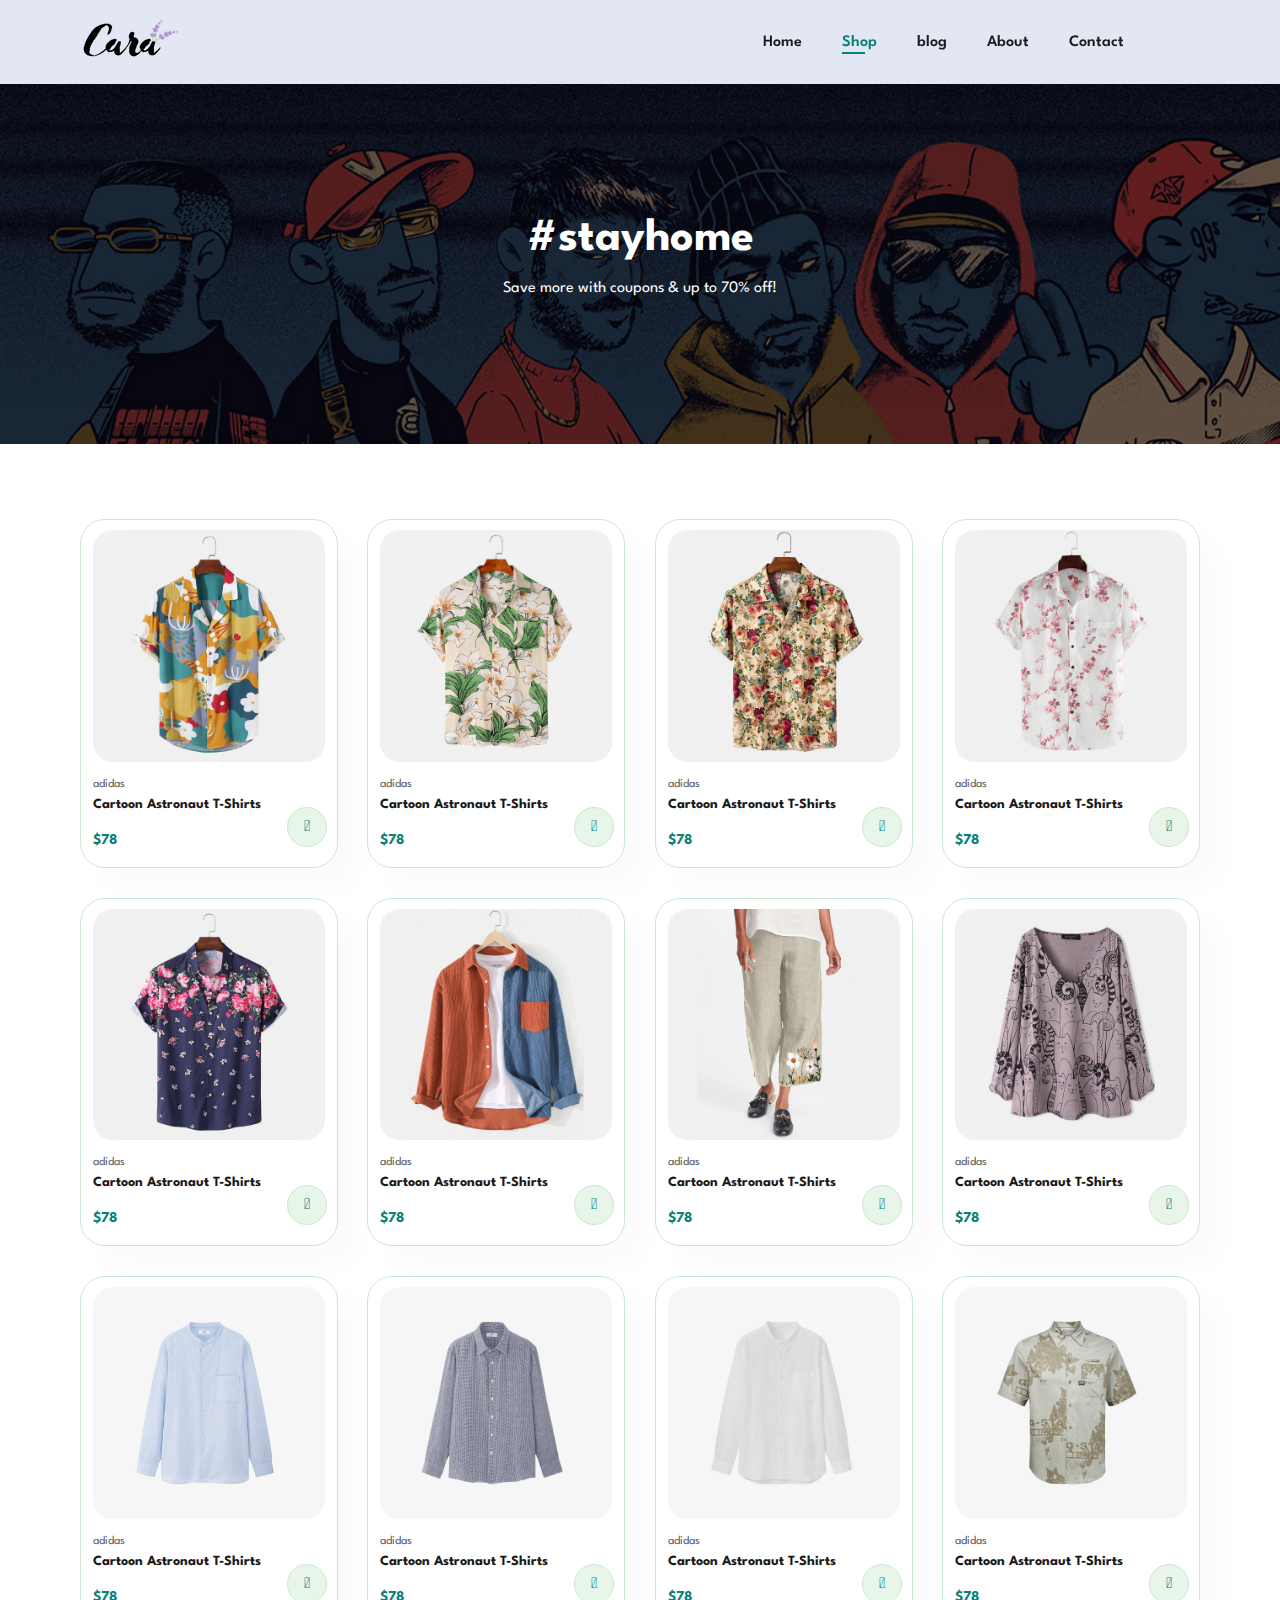
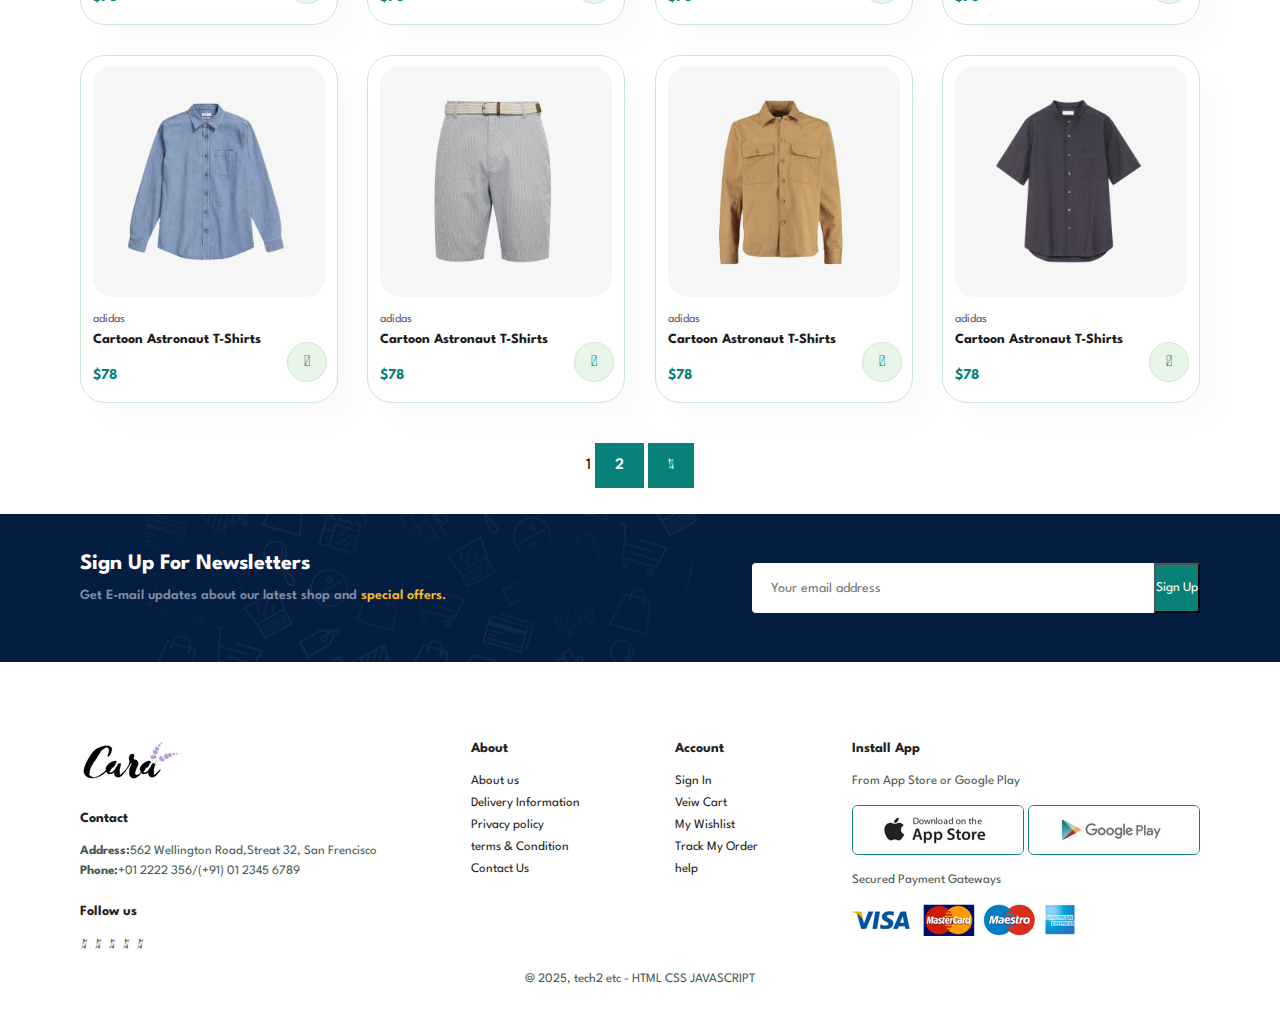
<file: shop.html>
<!-- <!DOCTYPE html>
<html lang="en">

    <head>
        <meta charset="UTF-8">
        <meta http-equiv="X-UA-Compatible" content="IE=edge">
        <meta name="viewport" content="width=device-width, initial-scale=1.0">
        <title>Tech2etc Ecommerce Tutorial</title>
        <link rel="stylesheet" href="https://pro.fontawesome.com/releases/v5.10.0/css/all.css" />

        <link rel="stylesheet" href="style.css">
    </head>

    <body>

        <script src="script.js"></script>
    </body>

</html> -->
<!DOCTYPE html>
<html lang="en">

    <head>
        <meta charset="UTF-8">
        <meta http-equiv="X-UA-Compatible" content="IE=edge">
        <meta name="viewport" content="width=device-width, initial-scale=1.0">
        <title>Tech2etc Ecommerce Tutorial</title>
        <link rel="stylesheet" href="https://pro.fontawesome.com/releases/v5.10.0/css/all.css" />

        <link rel="stylesheet" href="style.css">
    </head>

    <body>

<section id="header">
    <a href="#"><img src="img/logo.png" class="logo" alt=""></a>
    <div>
    <ul id="navbar">
        <li><a  href="index.html">Home</a></li>
        <li><a class="active" href="shop.html">Shop</a></li>
        <li><a href="blog.html">blog</a></li>
        <li><a href="about.html">About</a></li>
        <li><a href="contact.html">Contact</a></li>
        <li id="lg-bag"><a href="cart.html"><i class="far fa-shopping-bag"></i></a></li>
        <a href="#" id="close"><i class="far fa-times"></i></a>
    </ul>
    </div>
    <div id="mobile">
        <a href="cart.html"><i class="far fa-shopping-bag"></i></a>
        <i id="bar" class="fas fa-outdent"></i>
    </div>
</section>

<section id="page-header"> 
    <h2>#stayhome</h2>
    <p>Save more with coupons & up to 70% off!</p>
</section>

<section id="product1" class="section-p1">
    <div class="pro-container">
        <div class="pro" onclick="window.location.href='sproduct.html';">
            <img src="img/products/f1.jpg" alt="">
            <div class="des">
                <span>adidas</span>
                <h5>Cartoon Astronaut T-Shirts</h5>
                <div class="star">
                    <i class="fas fa_star"></i>
                    <i class="fas fa_star"></i>
                    <i class="fas fa_star"></i>
                    <i class="fas fa_star"></i>
                    <i class="fas fa_star"></i>
                </div>
                <h4>$78</h4>
            </div>
            <a href="#"><i class="fal fa-shopping-cart cart"></i></a>
        </div>

        <div class="pro">
            <img src="img/products/f2.jpg" alt="">
            <div class="des">
                <span>adidas</span>
                <h5>Cartoon Astronaut T-Shirts</h5>
                <div class="star">
                    <i class="fas fa_star"></i>
                    <i class="fas fa_star"></i>
                    <i class="fas fa_star"></i>
                    <i class="fas fa_star"></i>
                    <i class="fas fa_star"></i>
                </div>
                <h4>$78</h4>
            </div>
            <a href="#"><i class="fal fa-shopping-cart cart"></i></a>
        </div>

        <div class="pro">
            <img src="img/products/f3.jpg" alt="">
            <div class="des">
                <span>adidas</span>
                <h5>Cartoon Astronaut T-Shirts</h5>
                <div class="star">
                    <i class="fas fa_star"></i>
                    <i class="fas fa_star"></i>
                    <i class="fas fa_star"></i>
                    <i class="fas fa_star"></i>
                    <i class="fas fa_star"></i>
                </div>
                <h4>$78</h4>
            </div>
            <a href="#"><i class="fal fa-shopping-cart cart"></i></a>
        </div>

        <div class="pro">
            <img src="img/products/f4.jpg" alt="">
            <div class="des">
                <span>adidas</span>
                <h5>Cartoon Astronaut T-Shirts</h5>
                <div class="star">
                    <i class="fas fa_star"></i>
                    <i class="fas fa_star"></i>
                    <i class="fas fa_star"></i>
                    <i class="fas fa_star"></i>
                    <i class="fas fa_star"></i>
                </div>
                <h4>$78</h4>
            </div>
            <a href="#"><i class="fal fa-shopping-cart cart"></i></a>
        </div>

        <div class="pro">
            <img src="img/products/f5.jpg" alt="">
            <div class="des">
                <span>adidas</span>
                <h5>Cartoon Astronaut T-Shirts</h5>
                <div class="star">
                    <i class="fas fa_star"></i>
                    <i class="fas fa_star"></i>
                    <i class="fas fa_star"></i>
                    <i class="fas fa_star"></i>
                    <i class="fas fa_star"></i>
                </div>
                <h4>$78</h4>
            </div>
            <a href="#"><i class="fal fa-shopping-cart cart"></i></a>
        </div>

        <div class="pro">
            <img src="img/products/f6.jpg" alt="">
            <div class="des">
                <span>adidas</span>
                <h5>Cartoon Astronaut T-Shirts</h5>
                <div class="star">
                    <i class="fas fa_star"></i>
                    <i class="fas fa_star"></i>
                    <i class="fas fa_star"></i>
                    <i class="fas fa_star"></i>
                    <i class="fas fa_star"></i>
                </div>
                <h4>$78</h4>
            </div>
            <a href="#"><i class="fal fa-shopping-cart cart"></i></a>
        </div>

        <div class="pro">
            <img src="img/products/f7.jpg" alt="">
            <div class="des">
                <span>adidas</span>
                <h5>Cartoon Astronaut T-Shirts</h5>
                <div class="star">
                    <i class="fas fa_star"></i>
                    <i class="fas fa_star"></i>
                    <i class="fas fa_star"></i>
                    <i class="fas fa_star"></i>
                    <i class="fas fa_star"></i>
                </div>
                <h4>$78</h4>
            </div>
            <a href="#"><i class="fal fa-shopping-cart cart"></i></a>
        </div>

        <div class="pro">
            <img src="img/products/f8.jpg" alt="">
            <div class="des">
                <span>adidas</span>
                <h5>Cartoon Astronaut T-Shirts</h5>
                <div class="star">
                    <i class="fas fa_star"></i>
                    <i class="fas fa_star"></i>
                    <i class="fas fa_star"></i>
                    <i class="fas fa_star"></i>
                    <i class="fas fa_star"></i>
                </div>
                <h4>$78</h4>
            </div>
            <a href="#"><i class="fal fa-shopping-cart cart"></i></a>
        </div>

        <div class="pro">
            <img src="img/products/n1.jpg" alt="">
            <div class="des">
                <span>adidas</span>
                <h5>Cartoon Astronaut T-Shirts</h5>
                <div class="star">
                    <i class="fas fa_star"></i>
                    <i class="fas fa_star"></i>
                    <i class="fas fa_star"></i>
                    <i class="fas fa_star"></i>
                    <i class="fas fa_star"></i>
                </div>
                <h4>$78</h4>
            </div>
            <a href="#"><i class="fal fa-shopping-cart cart"></i></a>
        </div>

        <div class="pro">
            <img src="img/products/n2.jpg" alt="">
            <div class="des">
                <span>adidas</span>
                <h5>Cartoon Astronaut T-Shirts</h5>
                <div class="star">
                    <i class="fas fa_star"></i>
                    <i class="fas fa_star"></i>
                    <i class="fas fa_star"></i>
                    <i class="fas fa_star"></i>
                    <i class="fas fa_star"></i>
                </div>
                <h4>$78</h4>
            </div>
            <a href="#"><i class="fal fa-shopping-cart cart"></i></a>
        </div>

        <div class="pro">
            <img src="img/products/n3.jpg" alt="">
            <div class="des">
                <span>adidas</span>
                <h5>Cartoon Astronaut T-Shirts</h5>
                <div class="star">
                    <i class="fas fa_star"></i>
                    <i class="fas fa_star"></i>
                    <i class="fas fa_star"></i>
                    <i class="fas fa_star"></i>
                    <i class="fas fa_star"></i>
                </div>
                <h4>$78</h4>
            </div>
            <a href="#"><i class="fal fa-shopping-cart cart"></i></a>
        </div>

        <div class="pro">
            <img src="img/products/n4.jpg" alt="">
            <div class="des">
                <span>adidas</span>
                <h5>Cartoon Astronaut T-Shirts</h5>
                <div class="star">
                    <i class="fas fa_star"></i>
                    <i class="fas fa_star"></i>
                    <i class="fas fa_star"></i>
                    <i class="fas fa_star"></i>
                    <i class="fas fa_star"></i>
                </div>
                <h4>$78</h4>
            </div>
            <a href="#"><i class="fal fa-shopping-cart cart"></i></a>
        </div>

        <div class="pro">
            <img src="img/products/n5.jpg" alt="">
            <div class="des">
                <span>adidas</span>
                <h5>Cartoon Astronaut T-Shirts</h5>
                <div class="star">
                    <i class="fas fa_star"></i>
                    <i class="fas fa_star"></i>
                    <i class="fas fa_star"></i>
                    <i class="fas fa_star"></i>
                    <i class="fas fa_star"></i>
                </div>
                <h4>$78</h4>
            </div>
            <a href="#"><i class="fal fa-shopping-cart cart"></i></a>
        </div>

        <div class="pro">
            <img src="img/products/n6.jpg" alt="">
            <div class="des">
                <span>adidas</span>
                <h5>Cartoon Astronaut T-Shirts</h5>
                <div class="star">
                    <i class="fas fa_star"></i>
                    <i class="fas fa_star"></i>
                    <i class="fas fa_star"></i>
                    <i class="fas fa_star"></i>
                    <i class="fas fa_star"></i>
                </div>
                <h4>$78</h4>
            </div>
            <a href="#"><i class="fal fa-shopping-cart cart"></i></a>
        </div>

        <div class="pro">
            <img src="img/products/n7.jpg" alt="">
            <div class="des">
                <span>adidas</span>
                <h5>Cartoon Astronaut T-Shirts</h5>
                <div class="star">
                    <i class="fas fa_star"></i>
                    <i class="fas fa_star"></i>
                    <i class="fas fa_star"></i>
                    <i class="fas fa_star"></i>
                    <i class="fas fa_star"></i>
                </div>
                <h4>$78</h4>
            </div>
            <a href="#"><i class="fal fa-shopping-cart cart"></i></a>
        </div>

        <div class="pro">
            <img src="img/products/n8.jpg" alt="">
            <div class="des">
                <span>adidas</span>
                <h5>Cartoon Astronaut T-Shirts</h5>
                <div class="star">
                    <i class="fas fa_star"></i>
                    <i class="fas fa_star"></i>
                    <i class="fas fa_star"></i>
                    <i class="fas fa_star"></i>
                    <i class="fas fa_star"></i>
                </div>
                <h4>$78</h4>
            </div>
            <a href="#"><i class="fal fa-shopping-cart cart"></i></a>
        </div>


    </div>
</section>

<section id="pagination" class="section-p1>
    <a href="#">1</a>
     <a href="#">2</a>
      <a href="#"><i class="fal fa-long-arrow-alt-right"></i></a>
</section>

 <section id="newsletter" class="section-p1 section-m1">
    <div class="newstext">
        <h4>Sign Up For Newsletters</h4>
        <p>Get E-mail updates about our latest shop and <span>special offers.</span></p>
    </div>
    <div class="form">
        <input type="text" placeholder="Your email address">
        <button>Sign Up</button>
    </div>
 </section>

 <footer class="section-p1">
    <div class="col">
        <img  class="logo" src="img/logo.png" alt="">
        <h4>Contact</h4>
        <p><strong>Address:</strong>562 Wellington Road,Streat 32, San Frencisco</p>
        <p><strong>Phone:</strong>+01 2222 356/(+91) 01 2345 6789</p>
        <div class="follow">
            <h4>Follow us</h4>
            <div class="icon">
                <i class="feb fa-facebook-f"></i>
                <i class="feb fa-twitter"></i>
                <i class="feb fa-instagram"></i>
                <i class="feb fa-pinterest-p"></i>
                <i class="feb fa-youtube"></i>
            </div>
        </div>
    </div>

    <div class="col">
        <h4>About</h4>
        <a href="#">About us</a>
        <a href="#">Delivery Information</a>
        <a href="#">Privacy policy</a>
        <a href="#">terms & Condition</a>
        <a href="#">Contact Us</a>
    </div>

    <div class="col">
        <h4>Account</h4>
        <a href="#">Sign In</a>
        <a href="#">Veiw Cart</a>
        <a href="#">My Wishlist</a>
        <a href="#">Track My Order</a>
        <a href="#">help</a>
    </div>

    <div class="col install">
        <h4>Install App</h4>
        <p>From App Store or Google Play</p>
        <div class="row">
            <img src="img/pay/app.jpg" alt="">
            <img src="img/pay/play.jpg" alt="">
        </div>
        <p>Secured Payment Gateways</p>
        <img src="img/pay/pay.png" alt="">
    </div>

    <div class="copyright">
        <p>@ 2025, tech2 etc - HTML CSS JAVASCRIPT</p>
    </div>
 </footer>


        <script src="script.js"></script>
    </body>

</html>
</file>
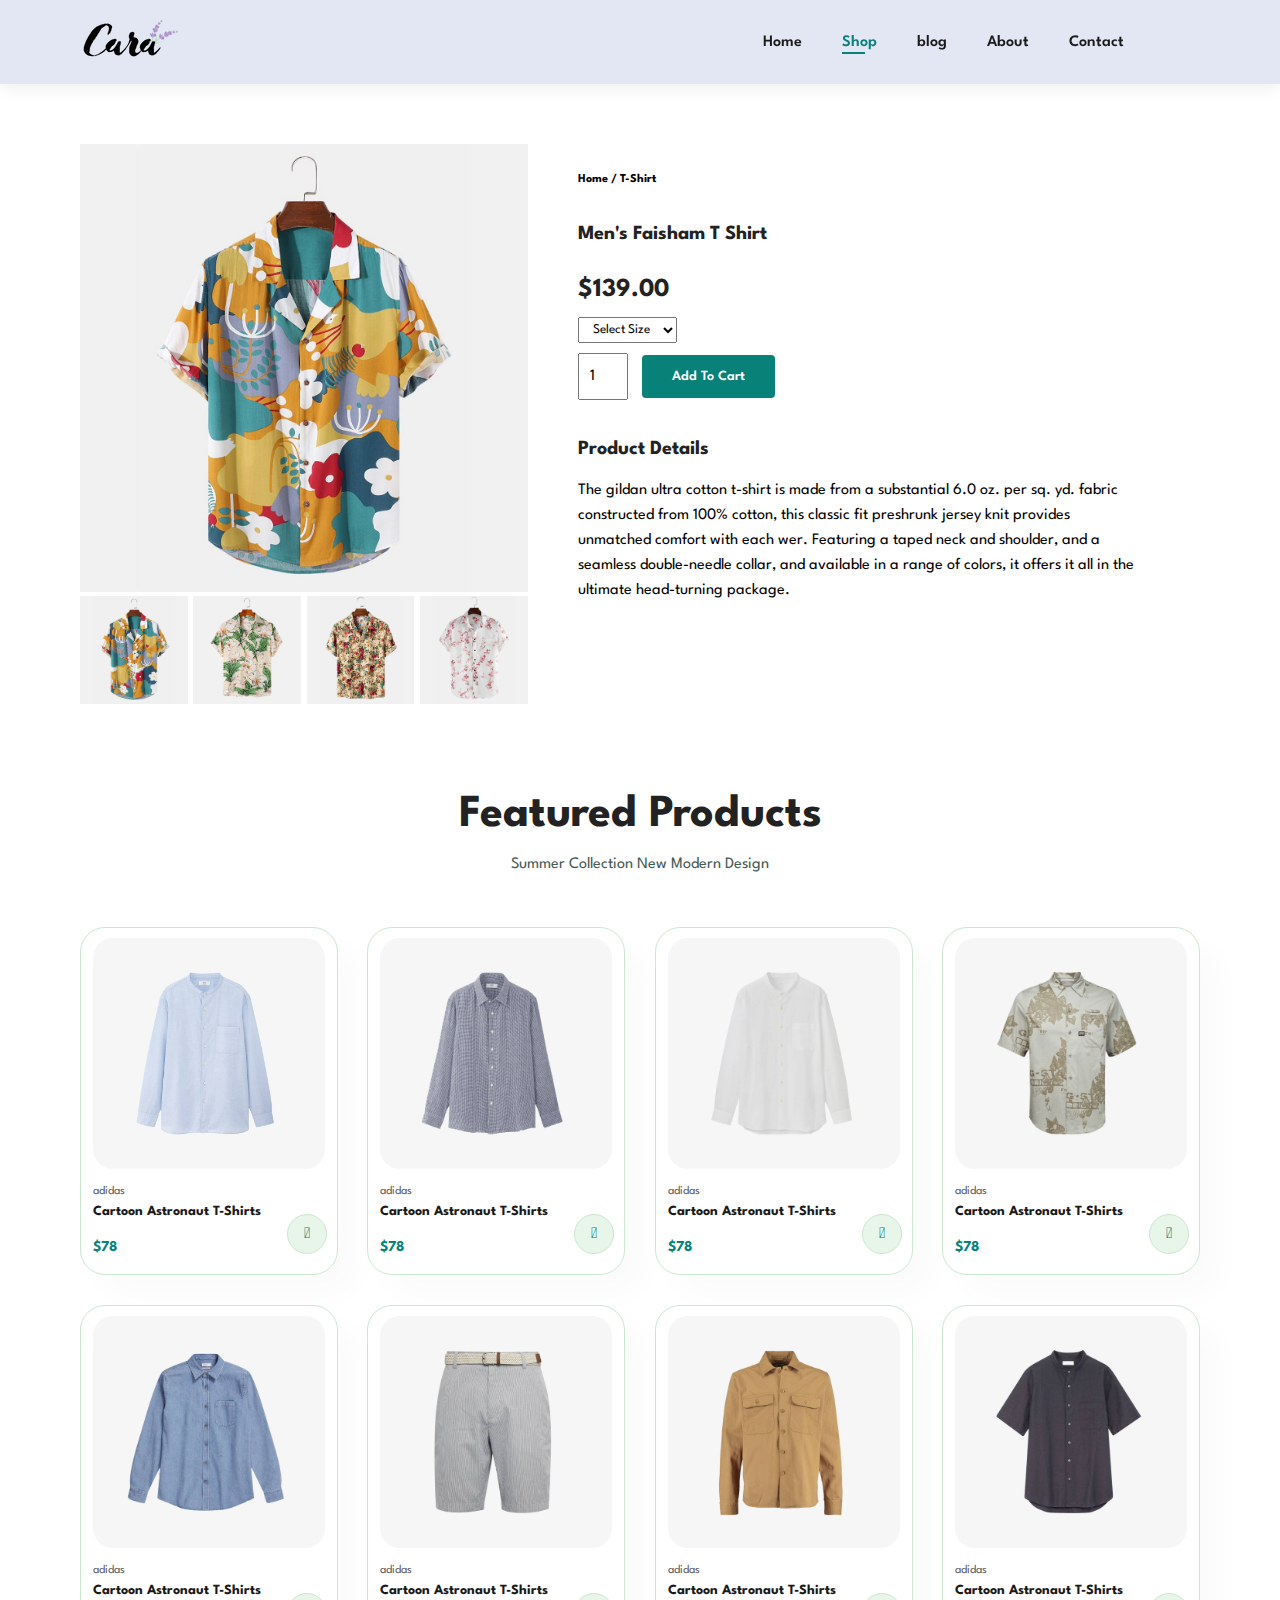
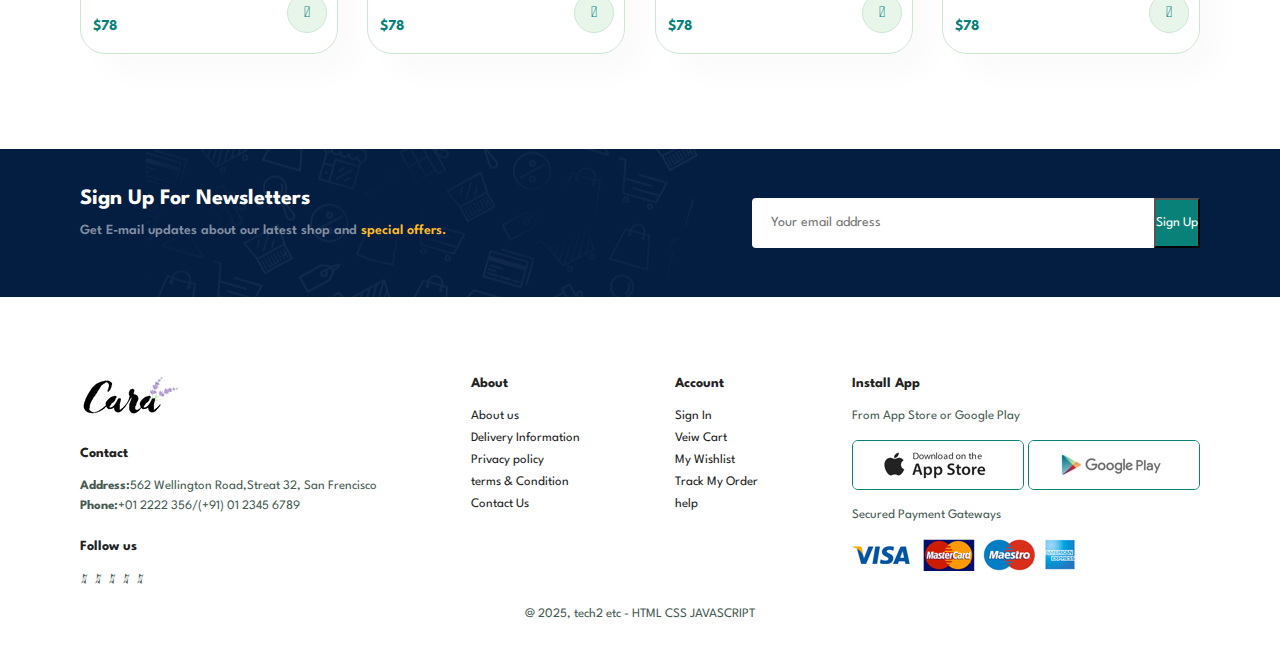
<file: sproduct.html>
<!-- <!DOCTYPE html>
<html lang="en">

    <head>
        <meta charset="UTF-8">
        <meta http-equiv="X-UA-Compatible" content="IE=edge">
        <meta name="viewport" content="width=device-width, initial-scale=1.0">
        <title>Tech2etc Ecommerce Tutorial</title>
        <link rel="stylesheet" href="https://pro.fontawesome.com/releases/v5.10.0/css/all.css" />

        <link rel="stylesheet" href="style.css">
    </head>

    <body>


        <script>
            // script for image change on click
        </script>


        <script src="script.js"></script>
    </body>

</html> -->
<!DOCTYPE html>
<html lang="en">

    <head>
        <meta charset="UTF-8">
        <meta http-equiv="X-UA-Compatible" content="IE=edge">
        <meta name="viewport" content="width=device-width, initial-scale=1.0">
        <title>Tech2etc Ecommerce Tutorial</title>
        <link rel="stylesheet" href="https://pro.fontawesome.com/releases/v5.10.0/css/all.css" />

        <link rel="stylesheet" href="style.css">
    </head>

    <body>

<section id="header">
    <a href="#"><img src="img/logo.png" class="logo" alt=""></a>
    <div>
    <ul id="navbar">
        <li><a  href="index.html">Home</a></li>
        <li><a class="active" href="shop.html">Shop</a></li>
        <li><a href="blog.html">blog</a></li>
        <li><a href="about.html">About</a></li>
        <li><a href="contact.html">Contact</a></li>
        <li id="lg-bag"><a href="cart.html"><i class="far fa-shopping-bag"></i></a></li>
        <a href="#" id="close"><i class="far fa-times"></i></a>
    </ul>
    </div>
    <div id="mobile">
        <a href="cart.html"><i class="far fa-shopping-bag"></i></a>
        <i id="bar" class="fas fa-outdent"></i>
    </div>
</section>

<section id="prodetails" class="section-p1">
    <div class="single-pro-image">
        <img src="img/products/f1.jpg" width="100%" id="MainImg" alt="">
        <div class="small-img-group">
            <div class="small-img-col">
                <img src="img/products/f1.jpg" width="100%" class="small-img" alt="">
            </div>
            <div class="small-img-col">
                <img src="img/products/f2.jpg"width="100%" class="small-img" alt="">
            </div>
            <div class="small-img-col">
                <img src="img/products/f3.jpg" width="100%" class="small-img" alt="">
            </div>
            <div class="small-img-col">
                <img src="img/products/f4.jpg" width="100%" class="small-img" alt="">
            </div>
        </div>
    </div>

  <div class="single-pro-details">
    <h6>Home / T-Shirt</h6>
    <h4>Men's Faisham T Shirt</h4>
    <h2>$139.00</h2>
    <select>
        <option>Select Size</option>
        <option>XL</option>
        <option>XXL</option>
        <option>Small</option>
        <option>Large</option>
    </select>
    <input type="number" value="1">
    <button class="normal">Add To Cart</button>
    <h4>Product Details</h4>
    <span>The gildan ultra cotton t-shirt is made from a substantial 6.0 oz. per sq. yd. fabric constructed from 100% cotton, this classic fit preshrunk jersey knit provides unmatched comfort with each wer. Featuring a taped neck and shoulder, and a seamless double-needle collar, and available in a range of colors, it offers it all in the ultimate head-turning package.</span>
  </div>
</section>

<section id="product1" class="section-p1">
    <h2>Featured Products</h2>
    <p>Summer Collection New Modern Design  </p>
    <div class="pro-container">
        <div class="pro">
            <img src="img/products/n1.jpg" alt="">
            <div class="des">
                <span>adidas</span>
                <h5>Cartoon Astronaut T-Shirts</h5>
                <div class="star">
                    <i class="fas fa_star"></i>
                    <i class="fas fa_star"></i>
                    <i class="fas fa_star"></i>
                    <i class="fas fa_star"></i>
                    <i class="fas fa_star"></i>
                </div>
                <h4>$78</h4>
            </div>
            <a href="#"><i class="fal fa-shopping-cart cart"></i></a>
        </div>

        <div class="pro">
            <img src="img/products/n2.jpg" alt="">
            <div class="des">
                <span>adidas</span>
                <h5>Cartoon Astronaut T-Shirts</h5>
                <div class="star">
                    <i class="fas fa_star"></i>
                    <i class="fas fa_star"></i>
                    <i class="fas fa_star"></i>
                    <i class="fas fa_star"></i>
                    <i class="fas fa_star"></i>
                </div>
                <h4>$78</h4>
            </div>
            <a href="#"><i class="fal fa-shopping-cart cart"></i></a>
        </div>

        <div class="pro">
            <img src="img/products/n3.jpg" alt="">
            <div class="des">
                <span>adidas</span>
                <h5>Cartoon Astronaut T-Shirts</h5>
                <div class="star">
                    <i class="fas fa_star"></i>
                    <i class="fas fa_star"></i>
                    <i class="fas fa_star"></i>
                    <i class="fas fa_star"></i>
                    <i class="fas fa_star"></i>
                </div>
                <h4>$78</h4>
            </div>
            <a href="#"><i class="fal fa-shopping-cart cart"></i></a>
        </div>

        <div class="pro">
            <img src="img/products/n4.jpg" alt="">
            <div class="des">
                <span>adidas</span>
                <h5>Cartoon Astronaut T-Shirts</h5>
                <div class="star">
                    <i class="fas fa_star"></i>
                    <i class="fas fa_star"></i>
                    <i class="fas fa_star"></i>
                    <i class="fas fa_star"></i>
                    <i class="fas fa_star"></i>
                </div>
                <h4>$78</h4>
            </div>
            <a href="#"><i class="fal fa-shopping-cart cart"></i></a>
        </div>

        <div class="pro">
            <img src="img/products/n5.jpg" alt="">
            <div class="des">
                <span>adidas</span>
                <h5>Cartoon Astronaut T-Shirts</h5>
                <div class="star">
                    <i class="fas fa_star"></i>
                    <i class="fas fa_star"></i>
                    <i class="fas fa_star"></i>
                    <i class="fas fa_star"></i>
                    <i class="fas fa_star"></i>
                </div>
                <h4>$78</h4>
            </div>
            <a href="#"><i class="fal fa-shopping-cart cart"></i></a>
        </div>

        <div class="pro">
            <img src="img/products/n6.jpg" alt="">
            <div class="des">
                <span>adidas</span>
                <h5>Cartoon Astronaut T-Shirts</h5>
                <div class="star">
                    <i class="fas fa_star"></i>
                    <i class="fas fa_star"></i>
                    <i class="fas fa_star"></i>
                    <i class="fas fa_star"></i>
                    <i class="fas fa_star"></i>
                </div>
                <h4>$78</h4>
            </div>
            <a href="#"><i class="fal fa-shopping-cart cart"></i></a>
        </div>

        <div class="pro">
            <img src="img/products/n7.jpg" alt="">
            <div class="des">
                <span>adidas</span>
                <h5>Cartoon Astronaut T-Shirts</h5>
                <div class="star">
                    <i class="fas fa_star"></i>
                    <i class="fas fa_star"></i>
                    <i class="fas fa_star"></i>
                    <i class="fas fa_star"></i>
                    <i class="fas fa_star"></i>
                </div>
                <h4>$78</h4>
            </div>
            <a href="#"><i class="fal fa-shopping-cart cart"></i></a>
        </div>

        <div class="pro">
            <img src="img/products/n8.jpg" alt="">
            <div class="des">
                <span>adidas</span>
                <h5>Cartoon Astronaut T-Shirts</h5>
                <div class="star">
                    <i class="fas fa_star"></i>
                    <i class="fas fa_star"></i>
                    <i class="fas fa_star"></i>
                    <i class="fas fa_star"></i>
                    <i class="fas fa_star"></i>
                </div>
                <h4>$78</h4>
            </div>
            <a href="#"><i class="fal fa-shopping-cart cart"></i></a>
        </div>


    </div>
</section>

 <section id="newsletter" class="section-p1 section-m1">
    <div class="newstext">
        <h4>Sign Up For Newsletters</h4>
        <p>Get E-mail updates about our latest shop and <span>special offers.</span></p>
    </div>
    <div class="form">
        <input type="text" placeholder="Your email address">
        <button>Sign Up</button>
    </div>
 </section>

 <footer class="section-p1">
    <div class="col">
        <img  class="logo" src="img/logo.png" alt="">
        <h4>Contact</h4>
        <p><strong>Address:</strong>562 Wellington Road,Streat 32, San Frencisco</p>
        <p><strong>Phone:</strong>+01 2222 356/(+91) 01 2345 6789</p>
        <div class="follow">
            <h4>Follow us</h4>
            <div class="icon">
                <i class="feb fa-facebook-f"></i>
                <i class="feb fa-twitter"></i>
                <i class="feb fa-instagram"></i>
                <i class="feb fa-pinterest-p"></i>
                <i class="feb fa-youtube"></i>
            </div>
        </div>
    </div>

    <div class="col">
        <h4>About</h4>
        <a href="#">About us</a>
        <a href="#">Delivery Information</a>
        <a href="#">Privacy policy</a>
        <a href="#">terms & Condition</a>
        <a href="#">Contact Us</a>
    </div>

    <div class="col">
        <h4>Account</h4>
        <a href="#">Sign In</a>
        <a href="#">Veiw Cart</a>
        <a href="#">My Wishlist</a>
        <a href="#">Track My Order</a>
        <a href="#">help</a>
    </div>

    <div class="col install">
        <h4>Install App</h4>
        <p>From App Store or Google Play</p>
        <div class="row">
            <img src="img/pay/app.jpg" alt="">
            <img src="img/pay/play.jpg" alt="">
        </div>
        <p>Secured Payment Gateways</p>
        <img src="img/pay/pay.png" alt="">
    </div>

    <div class="copyright">
        <p>@ 2025, tech2 etc - HTML CSS JAVASCRIPT</p>
    </div>
 </footer>

<script>
var MainImg=document.getElementById("MainImg");
var smalling = document.getElementsByClassName("small-img");

smalling[0].onclick=function(){
    MainImg.src = smalling[0].src;
}
smalling[1].onclick=function(){
    MainImg.src = smalling[1].src;
}
smalling[2].onclick=function(){
    MainImg.src = smalling[2].src;
}
smalling[3].onclick=function(){
    MainImg.src = smalling[3].src;
}
</script>

        <script src="script.js"></script>
    </body>

</html>
</file>
<file: style.css>
@import url("https://fonts.googleapis.com/css2?family=Spartan:wght@100;200;300;400;500;600;700;800;900&display=swap");
* {
  margin: 0;
  padding: 0;
  box-sizing: border-box;
  font-family: "Spartan", sans-serif;
}

html {
  scroll-behavior: smooth;
}

/* Global Styles */

h1 {
  font-size: 50px;
  line-height: 64px;
  color: #222;
}

h2 {
  font-size: 46px;
  line-height: 54px;
  color: #222;
}

h4 {
  font-size: 20px;
  color: #222;
}

h6 {
  font-weight: 700;
  font-size: 12px;
}

p {
  font-size: 16px;
  color: #465b52;
  margin: 15px 0 20px 0;
}

.section-p1 {
  padding: 40px 80px;
}

.section-m1 {
  margin: 40px 0;
}
button.normal{
  font-size: 14px;
  font-weight: 600;
  padding: 15px 30px;
  color: #000;
  background-color: #fff;
  border-radius: 4px;
  cursor: pointer;
  border: none;
  outline: none;
  transition: 0.2s;
}
button.white{
  font-size: 13px;
  font-weight: 600;
  padding: 11px 18px;
  color: #fff;
  background-color: transparent;
  border-radius: 4px;
  cursor: pointer;
  border: 1px solid #fff;
  outline: none;
  transition: 0.2s;
}
body {
  width: 100%;
}
#header{
 display:flex;
 align-items: center;
 justify-content: space-between;
 padding: 20px 80px ;
 background: #E3E6F3;
 box-shadow: 0 5px 15px rgba(0,0,0,0.06);
 z-index: 999;
 position: sticky;
 top: 0;
 left: 0;
}
#navbar{
  display:flex;
 align-items: center;
 justify-content: cenetr;
}
#navbar li{
list-style: none;
padding: 0 20px;
position: relative;
}
#navbar li a {
  text-decoration: none;
  font-size: 16px;
  font-weight: 600;
  color: #1a1a1a;
  transition: 0.3s ease;
}
#navbar li a:hover,
#navbar li a.active{
  color: #088178;
}
#navbar li a.active::after,
#navbar li a:hover::after{
content: "";
width: 30%;
height: 2px;
background: #088178;
position: absolute;
bottom: -4px;
left: 20px;
}
#mobile{
  display: none;
  align-items: center;
}
#close{
  display:none;
}
#hero{
  background-image: url("img/hero4.png");
  height: 90vh;
  width: 100%;
  background-size: cover;
  background-position: top 25% right 0;
  padding: 0 80px;
  display: flex;
  flex-direction: column;
  align-items: flex-start;
  justify-content: center;
}
#hero h4{
  padding-bottom: 15px;
}
#hero h1{
  color: #088178;
}
#hero button{
  background-image: url("img/button.png");
  background-color: transparent;
  color: #088178;
  border: 0;
  padding: 14px 80px 14px 65px;
  background-repeat: no-repeat;
  cursor: pointer;
  font-weight: 700;
  font-size: 15px;
}
#feature{
  display: flex;
  align-items: center;
  justify-content: space-between;
  flex-wrap: wrap;
}
#feature .fe-box{
  width: 180px;
  text-align: center;
  padding: 25px 15px;
  box-shadow: 20px 20px 34px rgba(0, 0, 0, 0.03);
  border: 1px solid #cce7d0;
  border-radius: 4px;
  margin: 15px 0;
}
#feature .fe-box:hover{
  box-shadow: 10px 10px 54px rgba(70, 62, 221, 0.1);
}
#feature .fe-box img{
  width: 100%;
  margin-bottom: 1;
}
#feature .fe-box h6{
  display: inline-block;
  padding: 9px 8px 6px 8px;
  line-height: 1;
  border-radius: 4px;
  color: #088178;
  background-color: #fddde4;
}
#feature .fe-box:nth-child(2) h6{
  background-color: #cdebbc;
}
#feature .fe-box:nth-child(3) h6{
  background-color: #d1e8f2;
}
#feature .fe-box:nth-child(4) h6{
  background-color: #cdd4f8;
}
#feature .fe-box:nth-child(5) h6{
  background-color: #f6dbf6;
}
#feature .fe-box:nth-child(6) h6{
  background-color: #fff2e5;
}
#product1{
  text-align: center;
}
#product1 .pro-container{
  display: flex;
  justify-content: space-between;
  padding-top: 20px;
  flex-wrap: wrap;
}
#product1 .pro{
  width: 23%;
  min-width: 250px;
  padding: 10px 12px;
  border: 1px solid #cce7d0;
  border-radius: 25px;
  cursor: pointer;
  box-shadow: 20px 20px 30px rgba(0, 0, 0, 0.02);
  margin: 15px 0;
  transition: 0.2s ease;
  position: relative;
}
#product1 .pro:hover{
  box-shadow: 20px 20px 30px rgba(0, 0, 0, 0.06);
}
#product1 .pro img{
  width: 100%;
  border-radius: 20px;
}
#product1 .pro .des{
  text-align: start ;
  padding: 10px 0;
}
#product1 .pro .des span{
  color: #606063;
  font-size: 12px;
}
#product1 .pro .des h5{
  padding-top: 7px;
  color: #1a1a1a;
  font-size: 14px;
}
#product1 .pro .des i{
  font-size: 12px;
  color: rgb(243, 181, 25);
}
#product1 .pro .des h4{
  padding-top: 7px;
  color: #088178;
  font-size: 15px;
  font-weight: 700;
}
#product1 .pro .cart{
  width: 40px;
  height: 40px;
  line-height: 40px;
  border-radius: 50px;
  background-color: #e8f6ea;
  font-weight: 500;
  color: #088178;
  border: 1px solid #cce7d0;
  position: absolute;
  bottom: 20px;
  right: 10px;
}
#banner{
  display: flex;
  flex-direction: column;
  justify-content: center;
  align-items: center;
  text-align: center;
  background-image: url("img/banner/b2.jpg");
  width: 100%;
  height: 40vh;
  background-size: cover;
  background-position: center;
}
#banner h4{
  color: #fff;
  font-size: 16px;
}
#banner h2{
  color: #fff;
  font-size: 30px;
  padding: 10px 0;
}
#banner h2 span{
  color:#ef3636;
}
#banner button:hover{
  background: #088178;
  color: #fff;
}
#sm-banner{
  display: flex;
  justify-content: space-between;
  flex-wrap: wrap;
}
#sm-banner .banner-box{
  display: flex;
  flex-direction: column;
  justify-content: center;
  align-items: flex-start;
  background-image: url("img/banner/b17.jpg");
  min-width: 580px;
  height: 50vh;
  background-size: cover;
  background-position: center;
  padding: 30px;
}
#sm-banner .banner-box2{
  background-image: url("img/banner/b10.jpg");
}
#sm-banner h4{
  color: #fff;
  font-size: 20px;
  font-weight: 300;
}
#sm-banner h2{
  color: #fff;
  font-size: 28px;
  font-weight: 800;
}
#sm-banner span{
  color: #fff;
  font-size: 14px;
  font-weight: 500;
  padding-bottom:15px ;
}
#sm-banner .banner-box:hover button{
  background: #088178;
  border: 1px solid #088178 ;
}
#banner3{
  display: flex;
  justify-content: space-between;
  flex-wrap: wrap;
  padding:0 80px;
}
#banner3 .banner-box{
  display: flex;
  flex-direction: column;
  justify-content: center;
  align-items: flex-start;
  background-image: url("img/banner/b7.jpg");
  min-width: 30%;
  height: 30vh;
  background-size: cover;
  background-position: center;
  padding: 20px;
  margin-bottom :20px;
}
#banner3 .banner-box2{
  background-image: url("img/banner/b4.jpg");
}
#banner3 .banner-box3{
background-image: url("img/banner/b18.jpg");
}
#banner3 h2{
  color:#fff;
  font-weight:900;
  font-size: 22px;
}
#banner3 h3{
  color:#ec544e;
  font-weight:800;
  font-size: 15px;
}
#newsletter{
  display: flex;
  justify-content: space-between;
  flex-wrap: wrap;
  align-items: center;
  background-image: url("img/banner/b14.png");
  background-repeat: no-repeat;
  background-position: 20% 30%;
  background-color: #041e42
}
#newsletter h4{
  font-size: 22px;
  font-weight: 700;
  color: #fff;
}
#newsletter p{
  font-size: 14px;
  font-weight: 600;
  color: #818ea0;
}
#newsletter p span{
  color: #ffbd27;
}
#newsletter .form{
  display: flex;
  width: 40%;
}
#newsletter input{
  height: 3.125rem;
  padding: 0 1.25em;
  font-size: 14px;
  width: 100%;
  border: 1px solid transparent;
  border-radius: 4px;
  outline: none;
  border-top-right-radius: 0;
  border-bottom-right-radius: 0;
}
#newsletter button{
  background-color: #088178;
  color: #fff;
  white-space: nowrap;
  border-top-left-radius: 0;
  border-bottom-left-radius: 0;
}
footer{
  display: flex;
  justify-content: space-between;
  flex-wrap: wrap;
}
footer .col{
  display: flex;
  flex-direction: column;
  align-items: flex-start;
  margin-bottom: 20px;
}
footer .logo{
  margin-bottom: 30px;
}
footer h4{
  font-size: 14px;
  padding-bottom: 20px;
}
footer p{
  font-size: 13px;
  margin: 0 0 8px 0;
}
footer a{
  font-size: 13px;
  text-decoration: none;
  color: #222;
  margin-bottom: 10px;
}
footer .follow{
  margin-top: 20px;
}
footer .follow i{
  color: #465b52;
  padding-right: 4px;
  cursor: pointer;
}
footer .install .row img{
border: 1px solid #088178;
border-radius: 6px;
}
footer .install img{
  margin: 10px 0 15px 0;
}
footer .follow i:hover,
footer a:hover{
  color: #088178;
}
footer .copyright{
  width: 100%;
  text-align: center;
}

#page-header{
  background-image: url("img/banner/b1.jpg");
  width: 100%;
  height: 40vh;
  background-size: cover;
  display: flex;
  justify-content: center;
  text-align: center;
  flex-direction: column;
  padding: 14px;
}
#page-header h2,
#page-header p {
color: #fff;
}
#pagination {
  text-align: center;
}
#pagination a{
  text-decoration: none;
  background-color: #088178;
  padding: 15px 20px;
  color: #fff;
  font-weight: 600;
}
#pagination a i{
  font-size: 16px;
  font-weight: 600;
}
#prodetails{
  display: flex;
  margin-top: 20px;
}
#prodetails .single-pro-image{
  width: 40%;
  margin-right: 50px;
}
.small-img-group{
  display: flex;
  justify-content: space-between;
}
.small-img-col{
  flex-basis: 24%;
  cursor: pointer;
}
#prodetails .single-pro-details{
  width: 50%;
  padding-top: 30px;
}
#prodetails .single-pro-details h4{
  padding: 40px 0 20px 0;
}
#prodetails .single-pro-details h2{
  font-size: 26px;
}
#prodetails .single-pro-details select{
display: block;
padding: 5px 10px;
margin-bottom: 10px;
}
#prodetails .single-pro-details input{
  width: 50px;
  height:47px;
  padding-left: 10px;
  font-size: 16px;
  margin-right: 10px;
}
#prodetails .single-pro-details input:focus{
outline: none;
}
#prodetails .single-pro-details button{
  background: #088178;
  color: #fff;
}
#prodetails .single-pro-details span{
  line-height: 25px;
}
#page-header.blog-header{
  background-image: url("img/banner/b19.jpg");
  
}
#blog{
  padding: 150px 150px 0px 150px;
}
#blog .blog-box{
  display: flex;
  align-items: center;
  width: 100%;
  position: relative;
  padding-bottom: 90px;
}
#blog .blog-img{
  width: 50%;
  margin-right: 40px;
}
#blog img{
  width: 100%;
  height: 300px;
  object-fit: cover;
}
#blog .blog-details{
  width: 50%;
}
#blog .blog-details a{
  text-decoration: none;
  font-size: 11px;
  color: #000;
  font-weight: 700;
  position: relative;
  transition:0.3s;
}
#blog .blog-details a::after{
  content: "";
  width: 50px;
  height: 1px;
  background-color: #000;
  position: absolute;
  top: 4px;
  right: -60px;
}
#blog .blog-details a:hover{
  color: #088178;
}
#blog .blog-details a:hover::after{
  background-color: #088178;
}
#blog .blog-box h1{
  position: absolute;
  top: -40px;
  left: 0;
  font-size: 70px;
  font-weight: 700;
  color: #c9cbce;
  z-index: -9;
}
#page-header.about-header{
  background-image: url("img/about/banner.png");
}
#about-head{
  display: flex;
  align-items: center;
}
#about-head img{
  width: 50%;
  height: auto;
}
#about-head div {
  padding-left: 40px;
}
#about-app{
  text-align: center;
}
#about-app .video{
  width: 70%;
  height: 100%;
  margin: 30px auto 0 auto;
}
#about-app .video video{
  width: 100%;
  height: 100%;
  border-radius: 20px;
}
#contact-details{
  display: flex;
  align-items: center;
  justify-content: space-between;
}
#contact-details .details{
  width: 40%;
}
#contact-details .details span,
#form-details form span{
  font-size: 12px;
}
#contact-details .details h2,
#form-details form h2{
  font-size: 26px;
  line-height: 35px;
  padding: 20px 0;
}
#contact-details .details h3{
  font-size: 16px;
  padding-bottom: 15px;
}
#contact-details .details li{
 list-style: none;
 display: flex;
 padding: 10px 0;
}
#contact-details .details li i{
  font-size: 14px;
  padding-right: 22px ;
}
#contact-details .details li p{
  margin: 0;
  font-size: 14px;
}
#contact-details .map{
  width: 55%;
  height: 400px;
}
#contact-details .map iframe{
  width: 100%;
  height: 100%;
}
#form-details{
  display: flex;
  justify-content: space-between;
  margin: 30px;
  padding: 80px;
  border: 1px solid #e1e1e1;
}
#form-details form{
  width: 65%;
  display: flex;
  flex-direction: column;
  align-items: flex-start;
}
#form-details form input,
#form-details form textarea{
  width: 100%;
  padding: 12px 15px;
  outline: none;
  margin-bottom: 20px;
  border: 1px solid  #e1e1e1;
}
#form-details form button{
  background-color: #088178;
  color: #fff;
}
#form-details .people div{
  padding-bottom: 25px;
  display: flex;
  align-items: flex-start;
}
#form-details .people div img{
  width: 65px;
  height: 65px;
  object-fit: cover;
  margin-right: 15px;
}
#form-details .people div p{
  margin: 0;
  font-size: 13px;
  line-height: 25px;
}
#form-details .people div p span{
  display: block;
  font-size: 16px;
  font-weight: 600px;
  color: #000;
}
#cart{
  overflow-x: auto;
}
#cart table{
  width: 100%;
  border-collapse: collapse;
  table-layout: fixed;
  white-space: nowrap;
}
#cart table img{
  width: 70px;
}
#cart table td:nth-child(1){
  width: 100px;
  text-align: center;
}
#cart table td:nth-child(2){
  width: 150px;
  text-align: center;
}
#cart table td:nth-child(3){
  width: 250px;
  text-align: center;
}
#cart table td:nth-child(4),
#cart table td:nth-child(5),
#cart table td:nth-child(6){
  width: 150px;
  text-align: center;
}
#cart table td:nth-child(5) input{
  width: 70px;
  padding: 10px 5px 10px 15px;
}
#cart table thead{
  border: 1px solid#e2e9e1;
  border-left: none;
  border-right: none;
}
#cart table thead td{
  font-weight: 700px;;
  text-transform: uppercase;
  font-size: 13px;
  padding: 18px 0;
}
#cart table tbody tr td{
  padding-top:15px;
}
#cart table tbody td{
font-size: 13px;
}
#cart-add{
  display: flex;
  flex-wrap: wrap;
  justify-content: space-between;
}
#coupon{
  width: 50%;
  margin-bottom: 30px;
}
#coupon h3,
#subtotal h3{
  padding-bottom: 15px;
}
#coupon input{
  padding: 10px 20px;
  outline: none;
  width: 60%;
  margin-right: 10px;
  border: 1px solid #e2e9e1;
}
#coupon button,
#subtotal button{
  background-color: #088178 ;
  color: #fff;
  padding: 12px 20px;
}
#subtotal{
  width: 50%;
  margin-bottom: 30px;
  border: 1px solid #e2e9e1;
  padding: 30px;
}
#subtotal table{
  border-collapse: collapse;
  width: 100%;
  margin-bottom: 20px;
}
#subtotal table td{
  width: 50%;
  border: 1px solid #e2e9e1;
  padding: 10px;
  font-size: 13px;
}











@media(max-width:799px){
  .section-p1 {
    padding: 40px 40px;
  }
  #navbar{
    display: flex;
    flex-direction: column;
    align-items: flex-start;
    justify-content: flex-start;
    position: fixed;
    top: 0;
    right: -300px;
    height: 100vh;
    width: 300px;
    background-color: #E3E6F3;
    box-shadow: 0 40px 60px rgba(0, 0, 0, 0.01);
    padding: 80px 0 0 10px ;
    transition: 0.03s;
  }
  #navbar.active{
    right:0px;
  }
  #navbar li{
 margin-bottom: 25px;
  }
  #mobile{
  display: flex;
  align-items: center;
  }
  #mobile i{
  color: #1a1a1a;
  font-size: 24px;
  padding-left: 20px;
  }
  #close{
  display: initial;
  position: absolute;
  top: 30px;
  left: 30px;
  color: #222;
  font-size: 24px;
  }
  #lg-bag{
  display: none;
  }
#hero{
  height: 70vh;
  padding: 0 80px;
  background-position: top 30% right 30%;
}
#feature{
  justify-content: center;
}
#feature .fa-box{
  margin: 15px 15px;
}
#product1 .pro-container{
  justify-content: center;
}
#product1 .pro{
  margin: 15px;
}
#banner{
  height: 20vh;
}
#sm-banner .banner-box{
  min-width: 100%;
  height: 30vh;
}
#banner3{
  padding: 0 40px;
}
#banner3 .banner-box{
  width: 28%;
}
#newsletter .form{
  width: 70%;
}
/* contact page */

#form-details{
  padding: 40px;
}
#form-details{
  padding: 40px;
}
#form-details form{
  width: 50%;
}
}

@media(max-width: 477px){
  .section-p1{
    padding: 20px;
  }
  #header{
    padding: 10px 30px;
  }
  h1{
    font-size: 38px;
  }
  h2{
    font-size: 32px;
  }
  #hero {
    padding: 0 20px;
    background-position: 55%;
  }
  #feature{
    justify-content: space-between;
  }
  #feature .fe-box{
    width: 155px;
    margin: 0 0 15px 0;
  }
  #product1 .pro{
    width: 100%;
  }
  #banner{
    height: 40vh;
  }
  #sm-banner .banner-box{
    height: 40vh;
  }
  #sm-banner .banner-box2{
    margin-top: 20px;
  }
  #banner3{
    padding: 0 20px;
  }
  #banner3 .banner-box{
    width: 100%;
  }
  #newsletter{
    padding: 40px 20px;
  }
  #newsletter .form{
    width: 100%;
  }
  footer .copyright{
    text-align: start;
  }
  #prodetails{
    display: flex;
    flex-direction: column;
  }
  #prodetails .single-pro-image{
    width: 100%;
    margin-right: 0px;
  }
  #prodetails .single-pro-details{
    width: 100%;
  }
  #blog{
    padding: 100px 20px 0 20px;
  }
  #blog .blog-box{
    display: flex;
    flex-direction: column;
    align-items: flex-start;
  }
  #blog .blog-img{
    width: 100%;
    margin-right: 0px;
    margin-bottom: 30px;
  }
  #blog .blog-details{
    width: 100%;
  }
  
  /* About page */
  #about-head{
    flex-direction: column;
  }
  #about-head img{
    width: 100%;
    margin-bottom: 20px;
  }
  #about-head div{
    padding-left: 0px;
  }
  #about-app .video{
    width: 100%;
  }
  /* contact page */
  #contact-details{
    flex-direction: column;
  }
  #contact-details .details{
    width: 100%;
    margin-bottom: 30px;
  }
  #contact-details .map{
    width: 100%;
  }
  #form-details {
    margin: 10px;
    padding: 30px 10px;
    flex-wrap: wrap;
  }
  #form-details form{
    width: 100%;
    margin-bottom: 30px;
  }
  /* cart page */
  #cart-add{
    flex-direction: column;
  }
  #coupon{
    width: 100%;
  }
  #subtotal{
    width: 100%;
    padding: 20px;
  }
}
</file>
